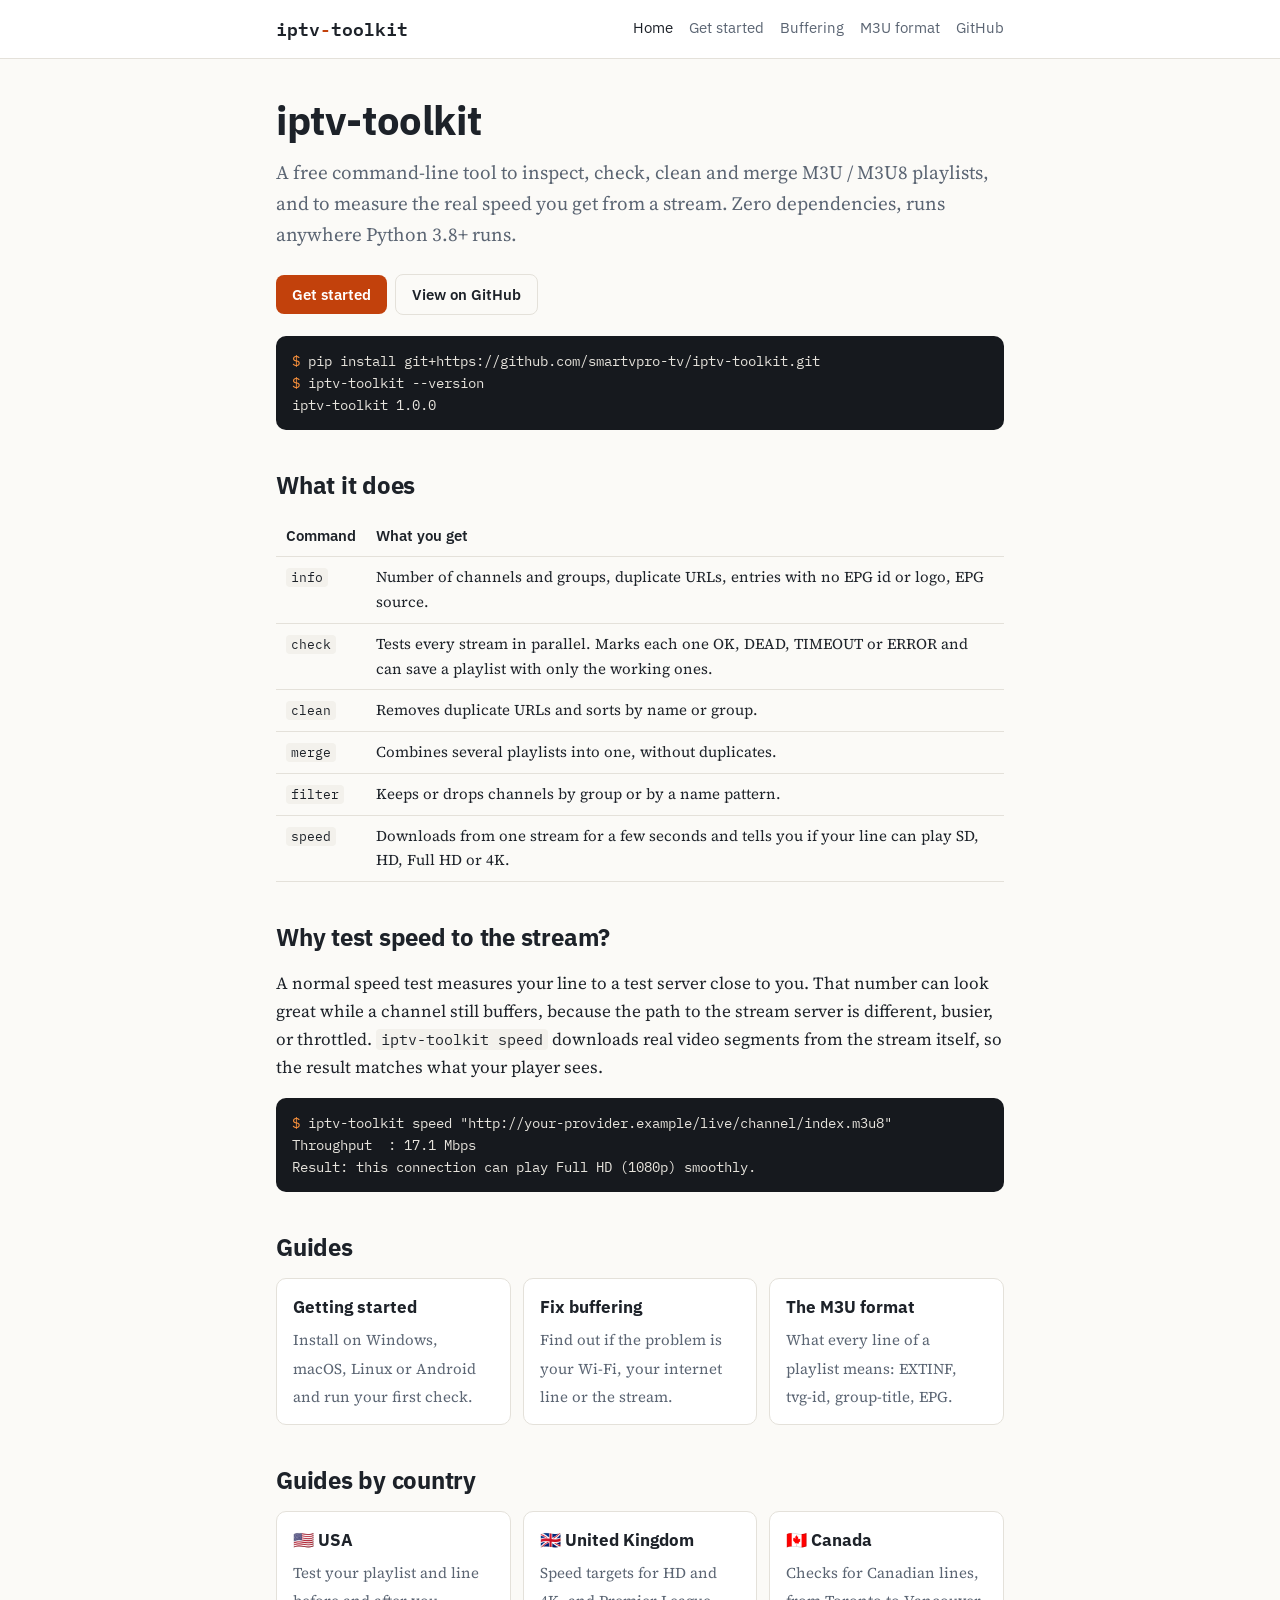
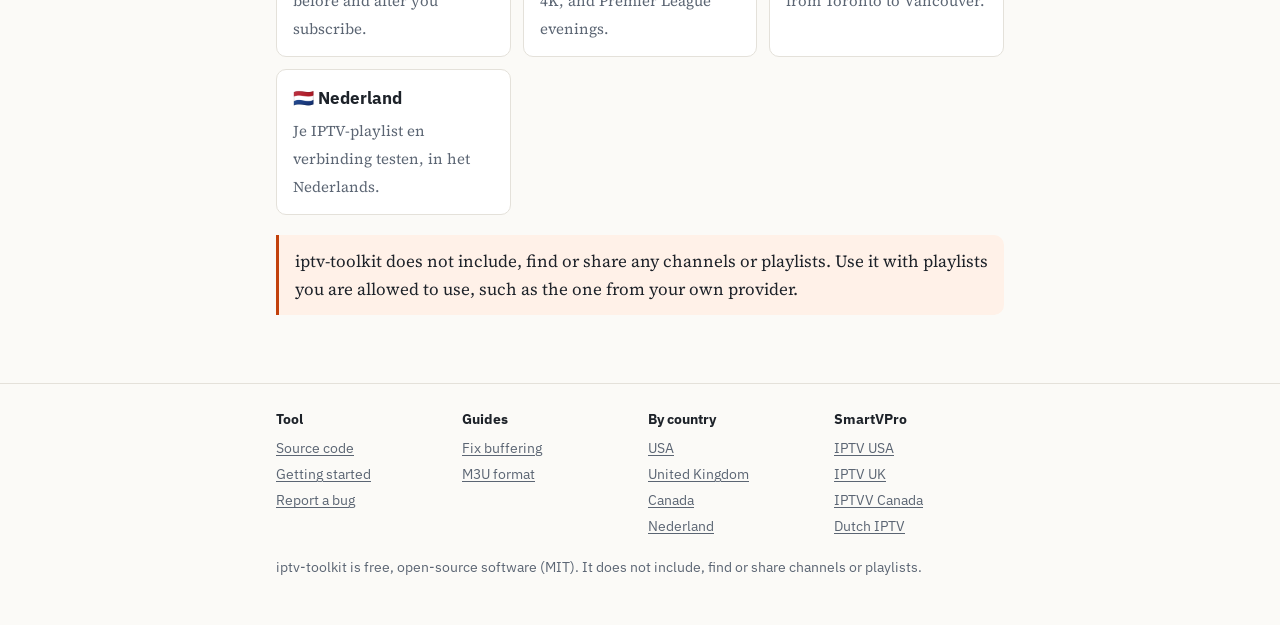
<file: docs/index.html>
<!doctype html>
<html lang="en">
<head>
<meta charset="utf-8">
<meta name="viewport" content="width=device-width, initial-scale=1">
<title>iptv-toolkit — check, clean and merge M3U playlists, test IPTV speed</title>
<meta name="description" content="Free open-source CLI to inspect, check, clean and merge M3U/M3U8 IPTV playlists and measure the real stream speed. Zero dependencies, Python 3.8+.">
<link rel="canonical" href="https://smartvpro-tv.github.io/iptv-toolkit/">
<meta property="og:type" content="website">
<meta property="og:title" content="iptv-toolkit — check, clean and merge M3U playlists, test IPTV speed">
<meta property="og:description" content="Free open-source CLI to inspect, check, clean and merge M3U/M3U8 IPTV playlists and measure the real stream speed. Zero dependencies, Python 3.8+.">
<meta property="og:url" content="https://smartvpro-tv.github.io/iptv-toolkit/">
<meta name="twitter:card" content="summary">
<link rel="preconnect" href="https://fonts.googleapis.com">
<link rel="preconnect" href="https://fonts.gstatic.com" crossorigin>
<link href="https://fonts.googleapis.com/css2?family=IBM+Plex+Mono:wght@400;600&family=IBM+Plex+Sans:wght@400;600&family=Source+Serif+4:opsz,wght@8..60,400;8..60,600&display=swap" rel="stylesheet">
<link rel="stylesheet" href="style.css">
<script type="application/ld+json">{"@context": "https://schema.org", "@type": "SoftwareApplication", "name": "iptv-toolkit", "applicationCategory": "UtilitiesApplication", "operatingSystem": "Windows, macOS, Linux, Android (Termux)", "softwareVersion": "1.0.0", "license": "https://opensource.org/licenses/MIT", "url": "https://smartvpro-tv.github.io/iptv-toolkit/", "downloadUrl": "https://github.com/smartvpro-tv/iptv-toolkit", "codeRepository": "https://github.com/smartvpro-tv/iptv-toolkit", "offers": {"@type": "Offer", "price": "0", "priceCurrency": "USD"}, "author": {"@type": "Organization", "name": "SmartVPro", "url": "https://smartvpro.com/"}}</script>
</head>
<body>
<header class="site"><div class="inner">
<a class="brand" href="index.html">iptv<span>-</span>toolkit</a>
<nav class="top"><a href="index.html" aria-current="page">Home</a><a href="guides/getting-started.html">Get started</a><a href="guides/buffering.html">Buffering</a><a href="guides/m3u-format.html">M3U format</a><a href="https://github.com/smartvpro-tv/iptv-toolkit">GitHub</a></nav>
</div></header>
<main>


<h1>iptv-toolkit</h1>
<p class="lede">A free command-line tool to inspect, check, clean and merge M3U&nbsp;/&nbsp;M3U8 playlists, and to measure the real speed you get from a stream. Zero dependencies, runs anywhere Python&nbsp;3.8+ runs.</p>
<p><a class="btn" href="guides/getting-started.html">Get started</a><a class="btn ghost" href="https://github.com/smartvpro-tv/iptv-toolkit">View on GitHub</a></p>
<pre><code><span class="prompt">$ </span>pip install git+https://github.com/smartvpro-tv/iptv-toolkit.git
<span class="prompt">$ </span>iptv-toolkit --version
iptv-toolkit 1.0.0</code></pre>
<h2>What it does</h2>
<table>
<tr><th>Command</th><th>What you get</th></tr>
<tr><td><code>info</code></td><td>Number of channels and groups, duplicate URLs, entries with no EPG id or logo, EPG source.</td></tr>
<tr><td><code>check</code></td><td>Tests every stream in parallel. Marks each one OK, DEAD, TIMEOUT or ERROR and can save a playlist with only the working ones.</td></tr>
<tr><td><code>clean</code></td><td>Removes duplicate URLs and sorts by name or group.</td></tr>
<tr><td><code>merge</code></td><td>Combines several playlists into one, without duplicates.</td></tr>
<tr><td><code>filter</code></td><td>Keeps or drops channels by group or by a name pattern.</td></tr>
<tr><td><code>speed</code></td><td>Downloads from one stream for a few seconds and tells you if your line can play SD, HD, Full HD or 4K.</td></tr>
</table>
<h2>Why test speed to the stream?</h2>
<p>A normal speed test measures your line to a test server close to you. That number can look great while a channel still buffers, because the path to the stream server is different, busier, or throttled. <code>iptv-toolkit speed</code> downloads real video segments from the stream itself, so the result matches what your player sees.</p>
<pre><code><span class="prompt">$ </span>iptv-toolkit speed "http://your-provider.example/live/channel/index.m3u8"
Throughput  : 17.1 Mbps
Result: this connection can play Full HD (1080p) smoothly.</code></pre>
<h2>Guides</h2>
<div class="cards">
<a class="card" href="guides/getting-started.html"><strong>Getting started</strong><span>Install on Windows, macOS, Linux or Android and run your first check.</span></a>
<a class="card" href="guides/buffering.html"><strong>Fix buffering</strong><span>Find out if the problem is your Wi-Fi, your internet line or the stream.</span></a>
<a class="card" href="guides/m3u-format.html"><strong>The M3U format</strong><span>What every line of a playlist means: EXTINF, tvg-id, group-title, EPG.</span></a>
</div>
<h2>Guides by country</h2>
<div class="cards">
<a class="card" href="usa.html"><strong>🇺🇸 USA</strong><span>Test your playlist and line before and after you subscribe.</span></a>
<a class="card" href="uk.html"><strong>🇬🇧 United Kingdom</strong><span>Speed targets for HD and 4K, and Premier League evenings.</span></a>
<a class="card" href="canada.html"><strong>🇨🇦 Canada</strong><span>Checks for Canadian lines, from Toronto to Vancouver.</span></a>
<a class="card" href="nederland.html"><strong>🇳🇱 Nederland</strong><span>Je IPTV-playlist en verbinding testen, in het Nederlands.</span></a>
</div>
<div class="callout">iptv-toolkit does not include, find or share any channels or playlists. Use it with playlists you are allowed to use, such as the one from your own provider.</div>

</main>
<footer class="site"><div class="inner">
<div class="cols">
<div><h4>Tool</h4><ul>
<li><a href="https://github.com/smartvpro-tv/iptv-toolkit">Source code</a></li>
<li><a href="guides/getting-started.html">Getting started</a></li>
<li><a href="https://github.com/smartvpro-tv/iptv-toolkit/issues">Report a bug</a></li>
</ul></div>
<div><h4>Guides</h4><ul>
<li><a href="guides/buffering.html">Fix buffering</a></li>
<li><a href="guides/m3u-format.html">M3U format</a></li>
</ul></div>
<div><h4>By country</h4><ul>
<li><a href="usa.html">USA</a></li>
<li><a href="uk.html">United Kingdom</a></li>
<li><a href="canada.html">Canada</a></li>
<li><a href="nederland.html">Nederland</a></li>
</ul></div>
<div><h4>SmartVPro</h4><ul>
<li><a href="https://smartvpro.com/">IPTV USA</a></li>
<li><a href="https://smartvpro.co.uk/iptv-uk/">IPTV UK</a></li>
<li><a href="https://iptvv-ca.ca/">IPTVV Canada</a></li>
<li><a href="https://dutchiptvnl.net/">Dutch IPTV</a></li>
</ul></div>
</div>
<p>iptv-toolkit is free, open-source software (MIT). It does not include, find or share channels or playlists.</p>
</div></footer>
</body>
</html>
</file>
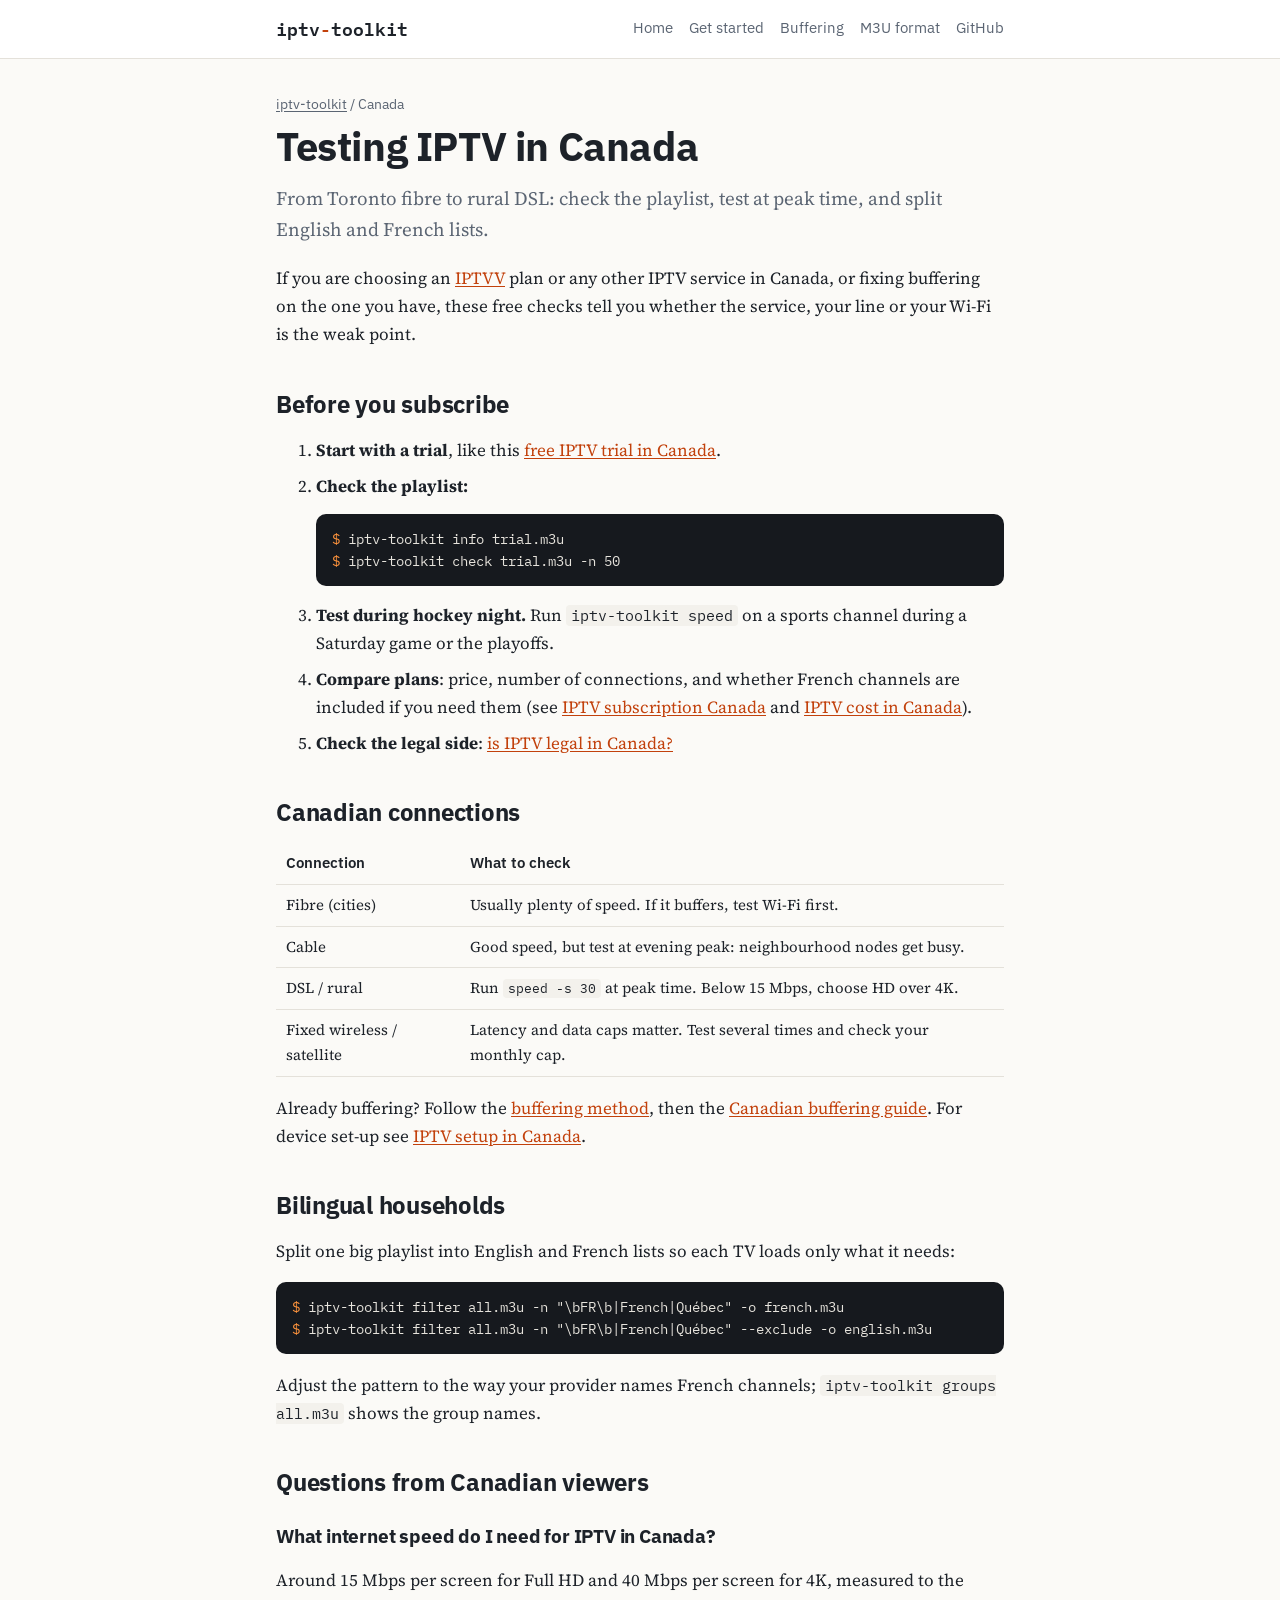
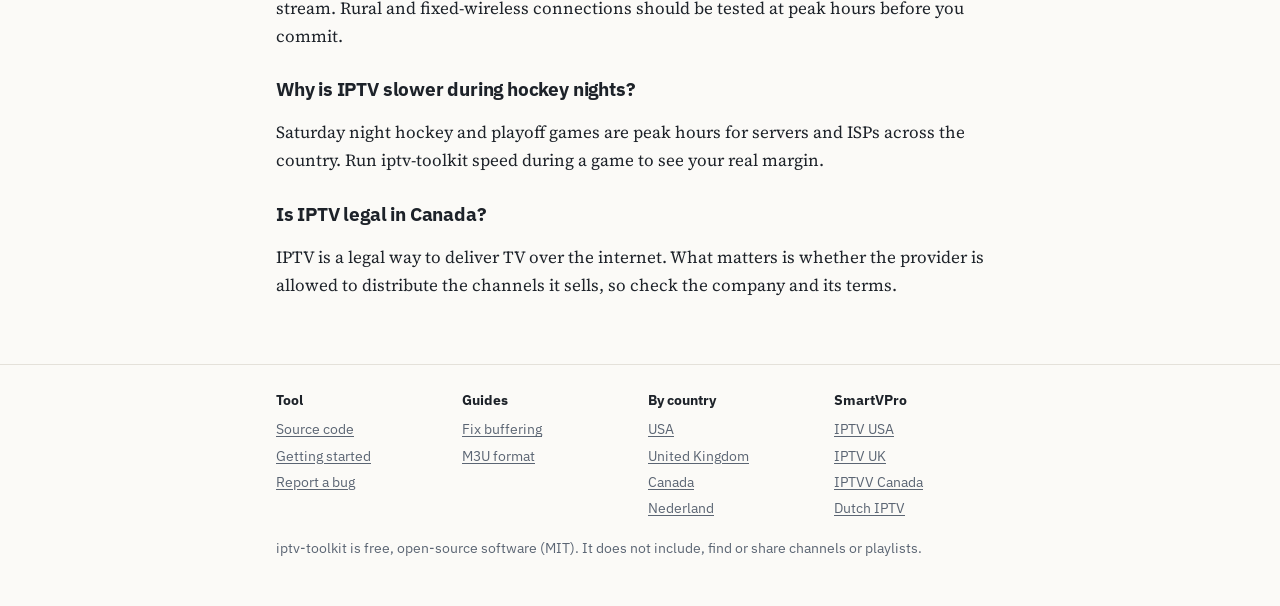
<file: docs/canada.html>
<!doctype html>
<html lang="en-CA">
<head>
<meta charset="utf-8">
<meta name="viewport" content="width=device-width, initial-scale=1">
<title>IPTV Canada: test your playlist and line before you subscribe | iptv-toolkit</title>
<meta name="description" content="Free checks for IPTV in Canada: test the playlist, measure the real speed to the stream during hockey night, and what fibre, cable and rural lines can handle.">
<link rel="canonical" href="https://smartvpro-tv.github.io/iptv-toolkit/canada.html">
<meta property="og:type" content="article">
<meta property="og:title" content="IPTV Canada: test your playlist and line before you subscribe | iptv-toolkit">
<meta property="og:description" content="Free checks for IPTV in Canada: test the playlist, measure the real speed to the stream during hockey night, and what fibre, cable and rural lines can handle.">
<meta property="og:url" content="https://smartvpro-tv.github.io/iptv-toolkit/canada.html">
<meta name="twitter:card" content="summary">
<link rel="preconnect" href="https://fonts.googleapis.com">
<link rel="preconnect" href="https://fonts.gstatic.com" crossorigin>
<link href="https://fonts.googleapis.com/css2?family=IBM+Plex+Mono:wght@400;600&family=IBM+Plex+Sans:wght@400;600&family=Source+Serif+4:opsz,wght@8..60,400;8..60,600&display=swap" rel="stylesheet">
<link rel="stylesheet" href="style.css">
<script type="application/ld+json">{"@context": "https://schema.org", "@type": "BreadcrumbList", "itemListElement": [{"@type": "ListItem", "position": 1, "name": "iptv-toolkit", "item": "https://smartvpro-tv.github.io/iptv-toolkit/"}, {"@type": "ListItem", "position": 2, "name": "Canada", "item": "https://smartvpro-tv.github.io/iptv-toolkit/canada.html"}]}</script>
<script type="application/ld+json">{"@context": "https://schema.org", "@type": "TechArticle", "headline": "IPTV Canada: test your playlist and line before you subscribe | iptv-toolkit", "description": "Free checks for IPTV in Canada: test the playlist, measure the real speed to the stream during hockey night, and what fibre, cable and rural lines can handle.", "inLanguage": "en-CA", "datePublished": "2026-11-07", "dateModified": "2026-11-07", "url": "https://smartvpro-tv.github.io/iptv-toolkit/canada.html", "author": {"@type": "Organization", "name": "SmartVPro", "url": "https://smartvpro.com/"}, "publisher": {"@type": "Organization", "name": "SmartVPro", "url": "https://smartvpro.com/"}, "about": {"@type": "SoftwareApplication", "name": "iptv-toolkit", "url": "https://smartvpro-tv.github.io/iptv-toolkit/"}}</script>
</head>
<body>
<header class="site"><div class="inner">
<a class="brand" href="index.html">iptv<span>-</span>toolkit</a>
<nav class="top"><a href="index.html">Home</a><a href="guides/getting-started.html">Get started</a><a href="guides/buffering.html">Buffering</a><a href="guides/m3u-format.html">M3U format</a><a href="https://github.com/smartvpro-tv/iptv-toolkit">GitHub</a></nav>
</div></header>
<main>
<div class="crumbs"><a href="index.html">iptv-toolkit</a> / Canada</div>
<h1>Testing IPTV in Canada</h1>
<p class="lede">From Toronto fibre to rural DSL: check the playlist, test at peak time, and split English and French lists.</p>

<p>If you are choosing an <a href="https://iptvv-ca.ca/">IPTVV</a> plan or any other IPTV service in Canada, or fixing buffering on the one you have, these free checks tell you whether the service, your line or your Wi-Fi is the weak point.</p>
<h2>Before you subscribe</h2>
<ol class="steps">
<li><strong>Start with a trial</strong>, like this <a href="https://iptvv-ca.ca/iptv-free-trial-canada/">free IPTV trial in Canada</a>.</li>
<li><strong>Check the playlist:</strong>
<pre><code><span class="prompt">$ </span>iptv-toolkit info trial.m3u
<span class="prompt">$ </span>iptv-toolkit check trial.m3u -n 50</code></pre>
</li>
<li><strong>Test during hockey night.</strong> Run <code>iptv-toolkit speed</code> on a sports channel during a Saturday game or the playoffs.</li>
<li><strong>Compare plans</strong>: price, number of connections, and whether French channels are included if you need them (see <a href="https://iptvv-ca.ca/iptv-subscription-canada/">IPTV subscription Canada</a> and <a href="https://iptvv-ca.ca/iptv-cost-canada/">IPTV cost in Canada</a>).</li>
<li><strong>Check the legal side</strong>: <a href="https://iptvv-ca.ca/is-iptv-legal-in-canada/">is IPTV legal in Canada?</a></li>
</ol>
<h2>Canadian connections</h2>
<table>
<tr><th>Connection</th><th>What to check</th></tr>
<tr><td>Fibre (cities)</td><td>Usually plenty of speed. If it buffers, test Wi-Fi first.</td></tr>
<tr><td>Cable</td><td>Good speed, but test at evening peak: neighbourhood nodes get busy.</td></tr>
<tr><td>DSL / rural</td><td>Run <code>speed -s 30</code> at peak time. Below 15 Mbps, choose HD over 4K.</td></tr>
<tr><td>Fixed wireless / satellite</td><td>Latency and data caps matter. Test several times and check your monthly cap.</td></tr>
</table>
<p>Already buffering? Follow the <a href="guides/buffering.html">buffering method</a>, then the <a href="https://iptvv-ca.ca/iptv-buffering-canada/">Canadian buffering guide</a>. For device set-up see <a href="https://iptvv-ca.ca/iptv-setup-canada/">IPTV setup in Canada</a>.</p>
<h2>Bilingual households</h2>
<p>Split one big playlist into English and French lists so each TV loads only what it needs:</p>
<pre><code><span class="prompt">$ </span>iptv-toolkit filter all.m3u -n "\bFR\b|French|Québec" -o french.m3u
<span class="prompt">$ </span>iptv-toolkit filter all.m3u -n "\bFR\b|French|Québec" --exclude -o english.m3u</code></pre>
<p>Adjust the pattern to the way your provider names French channels; <code>iptv-toolkit groups all.m3u</code> shows the group names.</p>

<h2>Questions from Canadian viewers</h2>
<h3>What internet speed do I need for IPTV in Canada?</h3><p>Around 15 Mbps per screen for Full HD and 40 Mbps per screen for 4K, measured to the stream. Rural and fixed-wireless connections should be tested at peak hours before you commit.</p>
<h3>Why is IPTV slower during hockey nights?</h3><p>Saturday night hockey and playoff games are peak hours for servers and ISPs across the country. Run iptv-toolkit speed during a game to see your real margin.</p>
<h3>Is IPTV legal in Canada?</h3><p>IPTV is a legal way to deliver TV over the internet. What matters is whether the provider is allowed to distribute the channels it sells, so check the company and its terms.</p>
<script type="application/ld+json">{"@context": "https://schema.org", "@type": "FAQPage", "mainEntity": [{"@type": "Question", "name": "What internet speed do I need for IPTV in Canada?", "acceptedAnswer": {"@type": "Answer", "text": "Around 15 Mbps per screen for Full HD and 40 Mbps per screen for 4K, measured to the stream. Rural and fixed-wireless connections should be tested at peak hours before you commit."}}, {"@type": "Question", "name": "Why is IPTV slower during hockey nights?", "acceptedAnswer": {"@type": "Answer", "text": "Saturday night hockey and playoff games are peak hours for servers and ISPs across the country. Run iptv-toolkit speed during a game to see your real margin."}}, {"@type": "Question", "name": "Is IPTV legal in Canada?", "acceptedAnswer": {"@type": "Answer", "text": "IPTV is a legal way to deliver TV over the internet. What matters is whether the provider is allowed to distribute the channels it sells, so check the company and its terms."}}]}</script>
</main>
<footer class="site"><div class="inner">
<div class="cols">
<div><h4>Tool</h4><ul>
<li><a href="https://github.com/smartvpro-tv/iptv-toolkit">Source code</a></li>
<li><a href="guides/getting-started.html">Getting started</a></li>
<li><a href="https://github.com/smartvpro-tv/iptv-toolkit/issues">Report a bug</a></li>
</ul></div>
<div><h4>Guides</h4><ul>
<li><a href="guides/buffering.html">Fix buffering</a></li>
<li><a href="guides/m3u-format.html">M3U format</a></li>
</ul></div>
<div><h4>By country</h4><ul>
<li><a href="usa.html">USA</a></li>
<li><a href="uk.html">United Kingdom</a></li>
<li><a href="canada.html">Canada</a></li>
<li><a href="nederland.html">Nederland</a></li>
</ul></div>
<div><h4>SmartVPro</h4><ul>
<li><a href="https://smartvpro.com/">IPTV USA</a></li>
<li><a href="https://smartvpro.co.uk/iptv-uk/">IPTV UK</a></li>
<li><a href="https://iptvv-ca.ca/">IPTVV Canada</a></li>
<li><a href="https://dutchiptvnl.net/">Dutch IPTV</a></li>
</ul></div>
</div>
<p>iptv-toolkit is free, open-source software (MIT). It does not include, find or share channels or playlists.</p>
</div></footer>
</body>
</html>
</file>
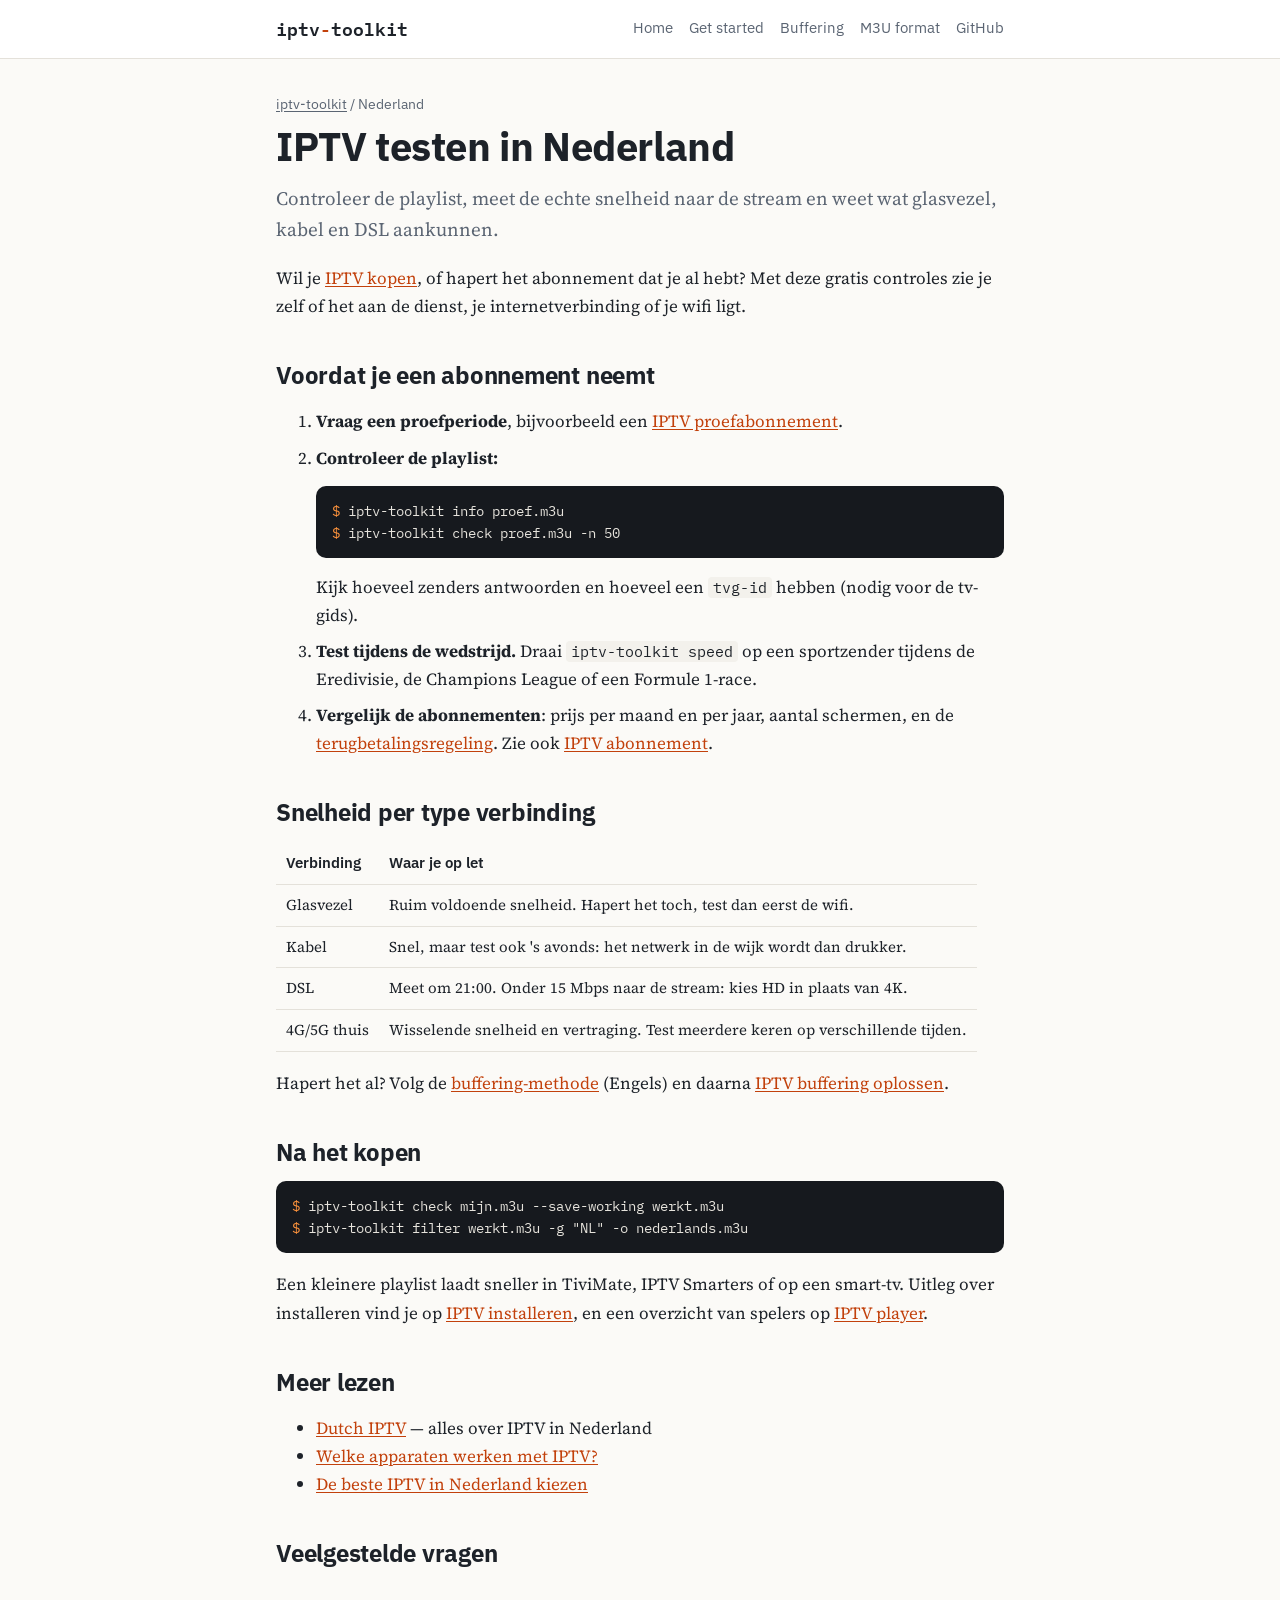
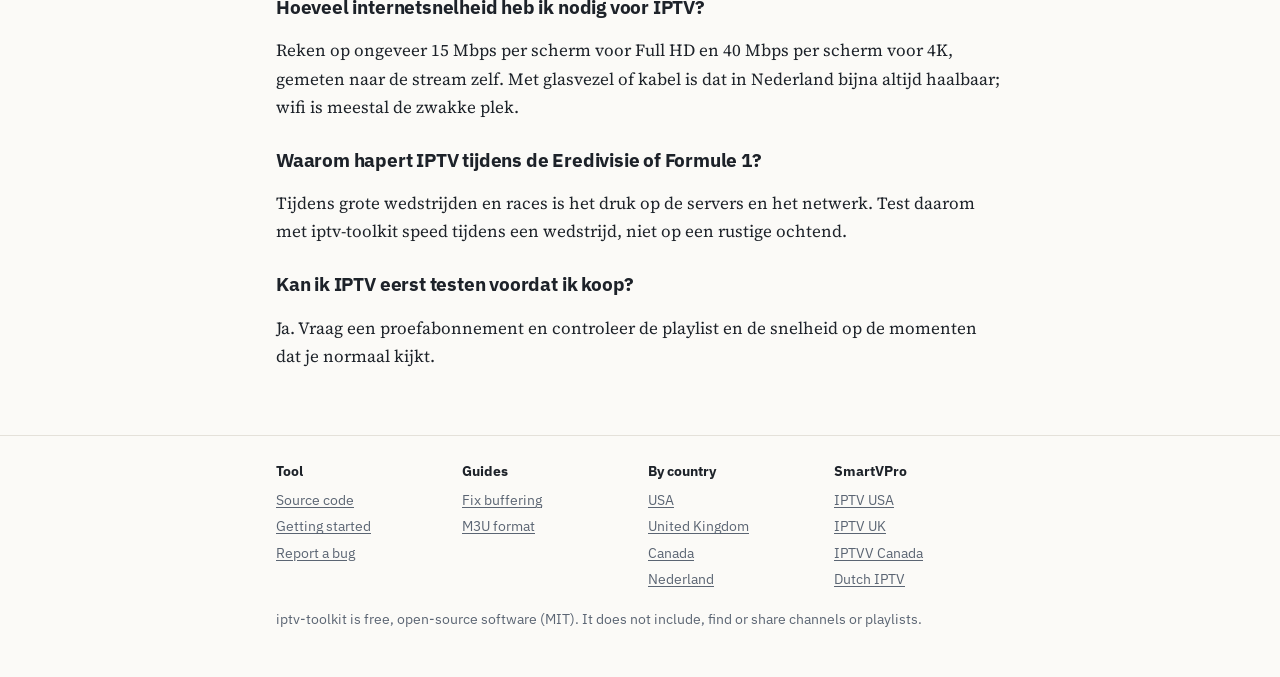
<file: docs/nederland.html>
<!doctype html>
<html lang="nl-NL">
<head>
<meta charset="utf-8">
<meta name="viewport" content="width=device-width, initial-scale=1">
<title>IPTV kopen? Test eerst je playlist en verbinding | iptv-toolkit</title>
<meta name="description" content="Gratis controles voordat je IPTV koopt: test de playlist, meet de echte snelheid naar de stream tijdens de Eredivisie en weet wat je verbinding aankan.">
<link rel="canonical" href="https://smartvpro-tv.github.io/iptv-toolkit/nederland.html">
<meta property="og:type" content="article">
<meta property="og:title" content="IPTV kopen? Test eerst je playlist en verbinding | iptv-toolkit">
<meta property="og:description" content="Gratis controles voordat je IPTV koopt: test de playlist, meet de echte snelheid naar de stream tijdens de Eredivisie en weet wat je verbinding aankan.">
<meta property="og:url" content="https://smartvpro-tv.github.io/iptv-toolkit/nederland.html">
<meta name="twitter:card" content="summary">
<link rel="preconnect" href="https://fonts.googleapis.com">
<link rel="preconnect" href="https://fonts.gstatic.com" crossorigin>
<link href="https://fonts.googleapis.com/css2?family=IBM+Plex+Mono:wght@400;600&family=IBM+Plex+Sans:wght@400;600&family=Source+Serif+4:opsz,wght@8..60,400;8..60,600&display=swap" rel="stylesheet">
<link rel="stylesheet" href="style.css">
<script type="application/ld+json">{"@context": "https://schema.org", "@type": "BreadcrumbList", "itemListElement": [{"@type": "ListItem", "position": 1, "name": "iptv-toolkit", "item": "https://smartvpro-tv.github.io/iptv-toolkit/"}, {"@type": "ListItem", "position": 2, "name": "Nederland", "item": "https://smartvpro-tv.github.io/iptv-toolkit/nederland.html"}]}</script>
<script type="application/ld+json">{"@context": "https://schema.org", "@type": "TechArticle", "headline": "IPTV kopen? Test eerst je playlist en verbinding | iptv-toolkit", "description": "Gratis controles voordat je IPTV koopt: test de playlist, meet de echte snelheid naar de stream tijdens de Eredivisie en weet wat je verbinding aankan.", "inLanguage": "nl-NL", "datePublished": "2026-11-07", "dateModified": "2026-11-07", "url": "https://smartvpro-tv.github.io/iptv-toolkit/nederland.html", "author": {"@type": "Organization", "name": "SmartVPro", "url": "https://smartvpro.com/"}, "publisher": {"@type": "Organization", "name": "SmartVPro", "url": "https://smartvpro.com/"}, "about": {"@type": "SoftwareApplication", "name": "iptv-toolkit", "url": "https://smartvpro-tv.github.io/iptv-toolkit/"}}</script>
</head>
<body>
<header class="site"><div class="inner">
<a class="brand" href="index.html">iptv<span>-</span>toolkit</a>
<nav class="top"><a href="index.html">Home</a><a href="guides/getting-started.html">Get started</a><a href="guides/buffering.html">Buffering</a><a href="guides/m3u-format.html">M3U format</a><a href="https://github.com/smartvpro-tv/iptv-toolkit">GitHub</a></nav>
</div></header>
<main>
<div class="crumbs"><a href="index.html">iptv-toolkit</a> / Nederland</div>
<h1>IPTV testen in Nederland</h1>
<p class="lede">Controleer de playlist, meet de echte snelheid naar de stream en weet wat glasvezel, kabel en DSL aankunnen.</p>

<p>Wil je <a href="https://dutchiptvnl.net/iptv-kopen/">IPTV kopen</a>, of hapert het abonnement dat je al hebt? Met deze gratis controles zie je zelf of het aan de dienst, je internetverbinding of je wifi ligt.</p>
<h2>Voordat je een abonnement neemt</h2>
<ol class="steps">
<li><strong>Vraag een proefperiode</strong>, bijvoorbeeld een <a href="https://dutchiptvnl.net/iptv-proefabonnement/">IPTV proefabonnement</a>.</li>
<li><strong>Controleer de playlist:</strong>
<pre><code><span class="prompt">$ </span>iptv-toolkit info proef.m3u
<span class="prompt">$ </span>iptv-toolkit check proef.m3u -n 50</code></pre>
Kijk hoeveel zenders antwoorden en hoeveel een <code>tvg-id</code> hebben (nodig voor de tv-gids).</li>
<li><strong>Test tijdens de wedstrijd.</strong> Draai <code>iptv-toolkit speed</code> op een sportzender tijdens de Eredivisie, de Champions League of een Formule 1-race.</li>
<li><strong>Vergelijk de abonnementen</strong>: prijs per maand en per jaar, aantal schermen, en de <a href="https://dutchiptvnl.net/terugbetalingsbeleid/">terugbetalingsregeling</a>. Zie ook <a href="https://dutchiptvnl.net/iptv-abonnement/">IPTV abonnement</a>.</li>
</ol>
<h2>Snelheid per type verbinding</h2>
<table>
<tr><th>Verbinding</th><th>Waar je op let</th></tr>
<tr><td>Glasvezel</td><td>Ruim voldoende snelheid. Hapert het toch, test dan eerst de wifi.</td></tr>
<tr><td>Kabel</td><td>Snel, maar test ook 's avonds: het netwerk in de wijk wordt dan drukker.</td></tr>
<tr><td>DSL</td><td>Meet om 21:00. Onder 15 Mbps naar de stream: kies HD in plaats van 4K.</td></tr>
<tr><td>4G/5G thuis</td><td>Wisselende snelheid en vertraging. Test meerdere keren op verschillende tijden.</td></tr>
</table>
<p>Hapert het al? Volg de <a href="guides/buffering.html">buffering-methode</a> (Engels) en daarna <a href="https://dutchiptvnl.net/iptv-buffering/">IPTV buffering oplossen</a>.</p>
<h2>Na het kopen</h2>
<pre><code><span class="prompt">$ </span>iptv-toolkit check mijn.m3u --save-working werkt.m3u
<span class="prompt">$ </span>iptv-toolkit filter werkt.m3u -g "NL" -o nederlands.m3u</code></pre>
<p>Een kleinere playlist laadt sneller in TiviMate, IPTV Smarters of op een smart-tv. Uitleg over installeren vind je op <a href="https://dutchiptvnl.net/iptv-installeren/">IPTV installeren</a>, en een overzicht van spelers op <a href="https://dutchiptvnl.net/iptv-player/">IPTV player</a>.</p>
<h2>Meer lezen</h2>
<ul>
<li><a href="https://dutchiptvnl.net/">Dutch IPTV</a> — alles over IPTV in Nederland</li>
<li><a href="https://dutchiptvnl.net/iptv-apparaten/">Welke apparaten werken met IPTV?</a></li>
<li><a href="https://dutchiptvnl.net/beste-iptv-nederland/">De beste IPTV in Nederland kiezen</a></li>
</ul>

<h2>Veelgestelde vragen</h2>
<h3>Hoeveel internetsnelheid heb ik nodig voor IPTV?</h3><p>Reken op ongeveer 15 Mbps per scherm voor Full HD en 40 Mbps per scherm voor 4K, gemeten naar de stream zelf. Met glasvezel of kabel is dat in Nederland bijna altijd haalbaar; wifi is meestal de zwakke plek.</p>
<h3>Waarom hapert IPTV tijdens de Eredivisie of Formule 1?</h3><p>Tijdens grote wedstrijden en races is het druk op de servers en het netwerk. Test daarom met iptv-toolkit speed tijdens een wedstrijd, niet op een rustige ochtend.</p>
<h3>Kan ik IPTV eerst testen voordat ik koop?</h3><p>Ja. Vraag een proefabonnement en controleer de playlist en de snelheid op de momenten dat je normaal kijkt.</p>
<script type="application/ld+json">{"@context": "https://schema.org", "@type": "FAQPage", "mainEntity": [{"@type": "Question", "name": "Hoeveel internetsnelheid heb ik nodig voor IPTV?", "acceptedAnswer": {"@type": "Answer", "text": "Reken op ongeveer 15 Mbps per scherm voor Full HD en 40 Mbps per scherm voor 4K, gemeten naar de stream zelf. Met glasvezel of kabel is dat in Nederland bijna altijd haalbaar; wifi is meestal de zwakke plek."}}, {"@type": "Question", "name": "Waarom hapert IPTV tijdens de Eredivisie of Formule 1?", "acceptedAnswer": {"@type": "Answer", "text": "Tijdens grote wedstrijden en races is het druk op de servers en het netwerk. Test daarom met iptv-toolkit speed tijdens een wedstrijd, niet op een rustige ochtend."}}, {"@type": "Question", "name": "Kan ik IPTV eerst testen voordat ik koop?", "acceptedAnswer": {"@type": "Answer", "text": "Ja. Vraag een proefabonnement en controleer de playlist en de snelheid op de momenten dat je normaal kijkt."}}]}</script>
</main>
<footer class="site"><div class="inner">
<div class="cols">
<div><h4>Tool</h4><ul>
<li><a href="https://github.com/smartvpro-tv/iptv-toolkit">Source code</a></li>
<li><a href="guides/getting-started.html">Getting started</a></li>
<li><a href="https://github.com/smartvpro-tv/iptv-toolkit/issues">Report a bug</a></li>
</ul></div>
<div><h4>Guides</h4><ul>
<li><a href="guides/buffering.html">Fix buffering</a></li>
<li><a href="guides/m3u-format.html">M3U format</a></li>
</ul></div>
<div><h4>By country</h4><ul>
<li><a href="usa.html">USA</a></li>
<li><a href="uk.html">United Kingdom</a></li>
<li><a href="canada.html">Canada</a></li>
<li><a href="nederland.html">Nederland</a></li>
</ul></div>
<div><h4>SmartVPro</h4><ul>
<li><a href="https://smartvpro.com/">IPTV USA</a></li>
<li><a href="https://smartvpro.co.uk/iptv-uk/">IPTV UK</a></li>
<li><a href="https://iptvv-ca.ca/">IPTVV Canada</a></li>
<li><a href="https://dutchiptvnl.net/">Dutch IPTV</a></li>
</ul></div>
</div>
<p>iptv-toolkit is free, open-source software (MIT). It does not include, find or share channels or playlists.</p>
</div></footer>
</body>
</html>
</file>
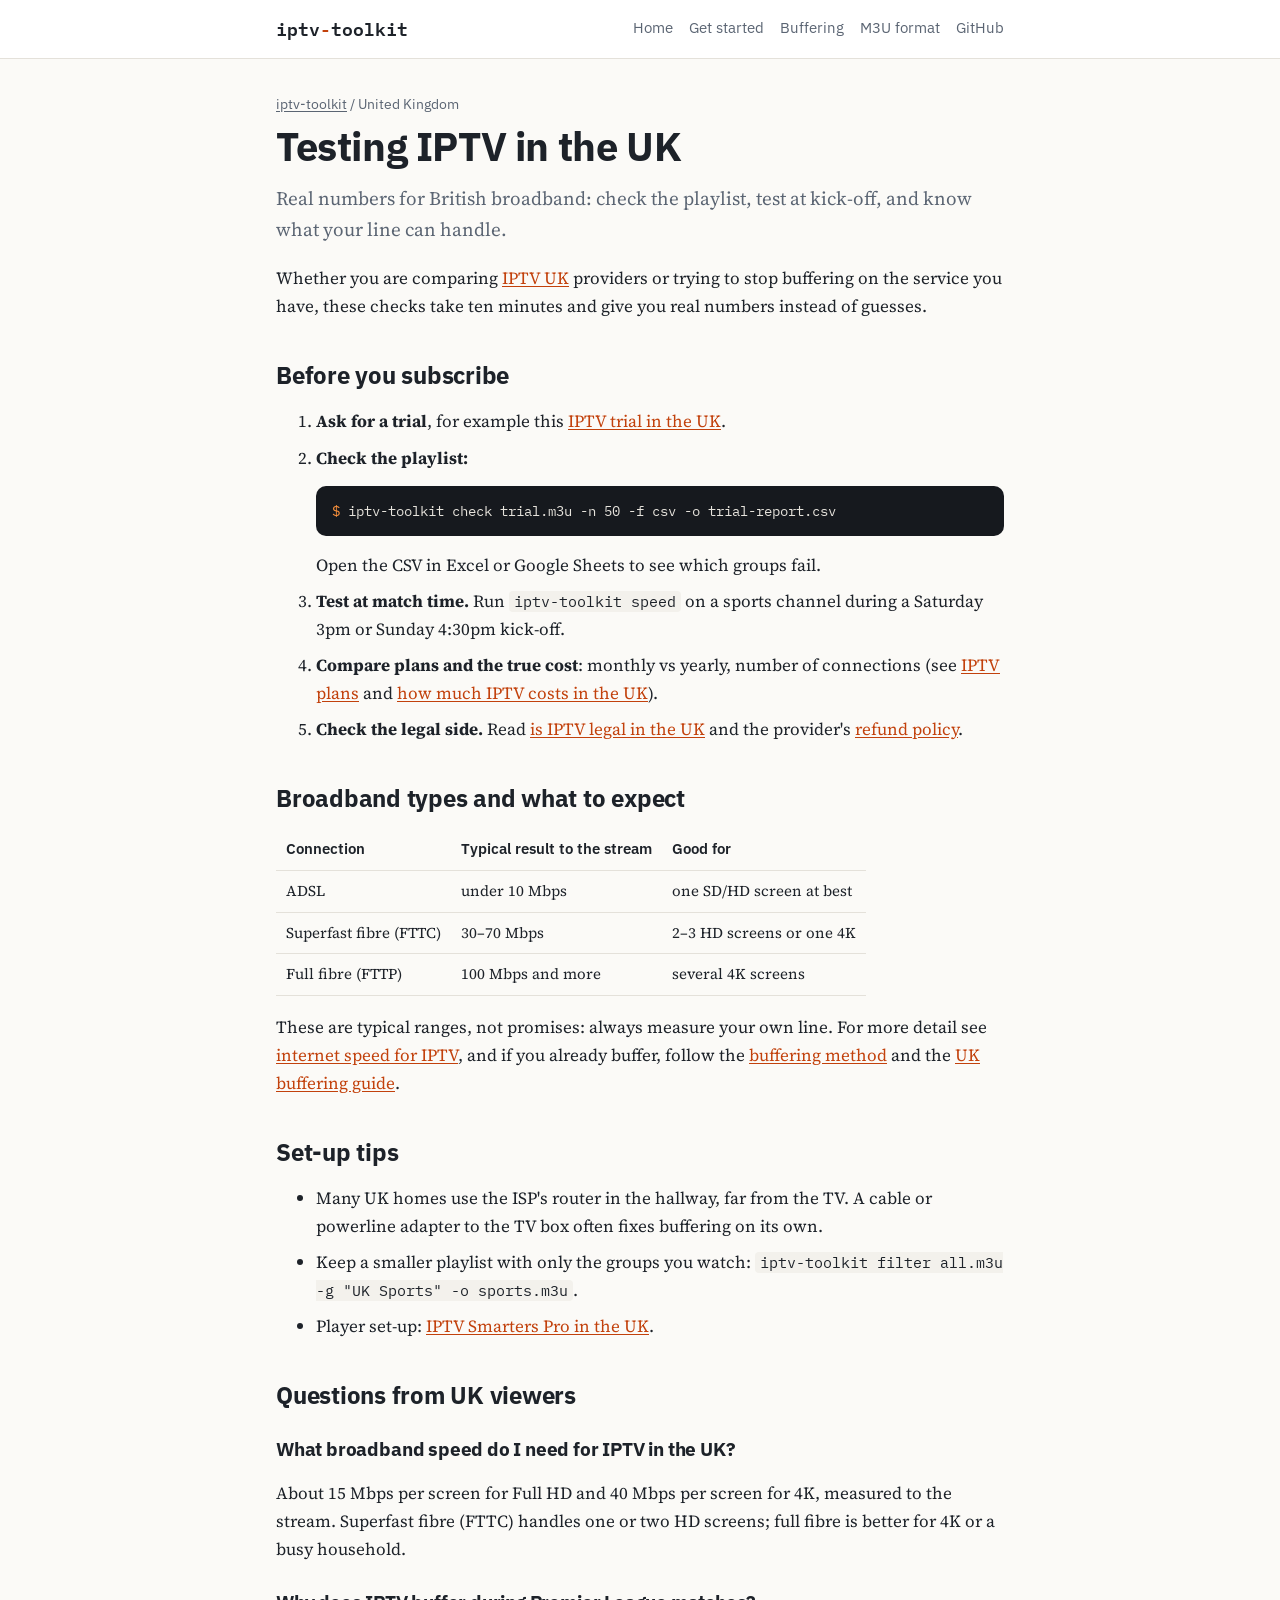
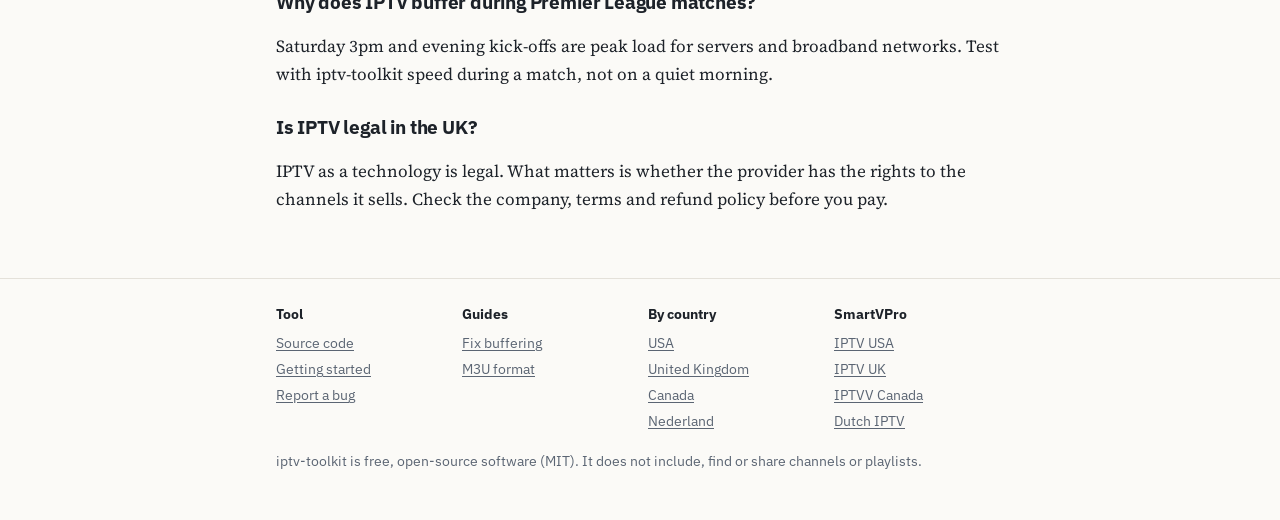
<file: docs/uk.html>
<!doctype html>
<html lang="en-GB">
<head>
<meta charset="utf-8">
<meta name="viewport" content="width=device-width, initial-scale=1">
<title>IPTV UK: check your playlist and broadband before you subscribe | iptv-toolkit</title>
<meta name="description" content="Free checks for IPTV in the UK: test the playlist, measure real speed to the stream at match time, and what ADSL, FTTC and full fibre can handle.">
<link rel="canonical" href="https://smartvpro-tv.github.io/iptv-toolkit/uk.html">
<meta property="og:type" content="article">
<meta property="og:title" content="IPTV UK: check your playlist and broadband before you subscribe | iptv-toolkit">
<meta property="og:description" content="Free checks for IPTV in the UK: test the playlist, measure real speed to the stream at match time, and what ADSL, FTTC and full fibre can handle.">
<meta property="og:url" content="https://smartvpro-tv.github.io/iptv-toolkit/uk.html">
<meta name="twitter:card" content="summary">
<link rel="preconnect" href="https://fonts.googleapis.com">
<link rel="preconnect" href="https://fonts.gstatic.com" crossorigin>
<link href="https://fonts.googleapis.com/css2?family=IBM+Plex+Mono:wght@400;600&family=IBM+Plex+Sans:wght@400;600&family=Source+Serif+4:opsz,wght@8..60,400;8..60,600&display=swap" rel="stylesheet">
<link rel="stylesheet" href="style.css">
<script type="application/ld+json">{"@context": "https://schema.org", "@type": "BreadcrumbList", "itemListElement": [{"@type": "ListItem", "position": 1, "name": "iptv-toolkit", "item": "https://smartvpro-tv.github.io/iptv-toolkit/"}, {"@type": "ListItem", "position": 2, "name": "United Kingdom", "item": "https://smartvpro-tv.github.io/iptv-toolkit/uk.html"}]}</script>
<script type="application/ld+json">{"@context": "https://schema.org", "@type": "TechArticle", "headline": "IPTV UK: check your playlist and broadband before you subscribe | iptv-toolkit", "description": "Free checks for IPTV in the UK: test the playlist, measure real speed to the stream at match time, and what ADSL, FTTC and full fibre can handle.", "inLanguage": "en-GB", "datePublished": "2026-11-07", "dateModified": "2026-11-07", "url": "https://smartvpro-tv.github.io/iptv-toolkit/uk.html", "author": {"@type": "Organization", "name": "SmartVPro", "url": "https://smartvpro.com/"}, "publisher": {"@type": "Organization", "name": "SmartVPro", "url": "https://smartvpro.com/"}, "about": {"@type": "SoftwareApplication", "name": "iptv-toolkit", "url": "https://smartvpro-tv.github.io/iptv-toolkit/"}}</script>
</head>
<body>
<header class="site"><div class="inner">
<a class="brand" href="index.html">iptv<span>-</span>toolkit</a>
<nav class="top"><a href="index.html">Home</a><a href="guides/getting-started.html">Get started</a><a href="guides/buffering.html">Buffering</a><a href="guides/m3u-format.html">M3U format</a><a href="https://github.com/smartvpro-tv/iptv-toolkit">GitHub</a></nav>
</div></header>
<main>
<div class="crumbs"><a href="index.html">iptv-toolkit</a> / United Kingdom</div>
<h1>Testing IPTV in the UK</h1>
<p class="lede">Real numbers for British broadband: check the playlist, test at kick-off, and know what your line can handle.</p>

<p>Whether you are comparing <a href="https://smartvpro.co.uk/iptv-uk/">IPTV UK</a> providers or trying to stop buffering on the service you have, these checks take ten minutes and give you real numbers instead of guesses.</p>
<h2>Before you subscribe</h2>
<ol class="steps">
<li><strong>Ask for a trial</strong>, for example this <a href="https://smartvpro.co.uk/iptv-trial-uk/">IPTV trial in the UK</a>.</li>
<li><strong>Check the playlist:</strong>
<pre><code><span class="prompt">$ </span>iptv-toolkit check trial.m3u -n 50 -f csv -o trial-report.csv</code></pre>
Open the CSV in Excel or Google Sheets to see which groups fail.</li>
<li><strong>Test at match time.</strong> Run <code>iptv-toolkit speed</code> on a sports channel during a Saturday 3pm or Sunday 4:30pm kick-off.</li>
<li><strong>Compare plans and the true cost</strong>: monthly vs yearly, number of connections (see <a href="https://smartvpro.co.uk/iptv-plans/">IPTV plans</a> and <a href="https://smartvpro.co.uk/iptv-cost-uk/">how much IPTV costs in the UK</a>).</li>
<li><strong>Check the legal side.</strong> Read <a href="https://smartvpro.co.uk/is-iptv-legal-uk/">is IPTV legal in the UK</a> and the provider's <a href="https://smartvpro.co.uk/refund-policy/">refund policy</a>.</li>
</ol>
<h2>Broadband types and what to expect</h2>
<table>
<tr><th>Connection</th><th>Typical result to the stream</th><th>Good for</th></tr>
<tr><td>ADSL</td><td>under 10 Mbps</td><td>one SD/HD screen at best</td></tr>
<tr><td>Superfast fibre (FTTC)</td><td>30–70 Mbps</td><td>2–3 HD screens or one 4K</td></tr>
<tr><td>Full fibre (FTTP)</td><td>100 Mbps and more</td><td>several 4K screens</td></tr>
</table>
<p>These are typical ranges, not promises: always measure your own line. For more detail see <a href="https://smartvpro.co.uk/internet-speed-for-iptv/">internet speed for IPTV</a>, and if you already buffer, follow the <a href="guides/buffering.html">buffering method</a> and the <a href="https://smartvpro.co.uk/iptv-buffering-uk/">UK buffering guide</a>.</p>
<h2>Set-up tips</h2>
<ul class="check">
<li>Many UK homes use the ISP's router in the hallway, far from the TV. A cable or powerline adapter to the TV box often fixes buffering on its own.</li>
<li>Keep a smaller playlist with only the groups you watch: <code>iptv-toolkit filter all.m3u -g "UK Sports" -o sports.m3u</code>.</li>
<li>Player set-up: <a href="https://smartvpro.co.uk/iptv-smarters-pro-uk/">IPTV Smarters Pro in the UK</a>.</li>
</ul>

<h2>Questions from UK viewers</h2>
<h3>What broadband speed do I need for IPTV in the UK?</h3><p>About 15 Mbps per screen for Full HD and 40 Mbps per screen for 4K, measured to the stream. Superfast fibre (FTTC) handles one or two HD screens; full fibre is better for 4K or a busy household.</p>
<h3>Why does IPTV buffer during Premier League matches?</h3><p>Saturday 3pm and evening kick-offs are peak load for servers and broadband networks. Test with iptv-toolkit speed during a match, not on a quiet morning.</p>
<h3>Is IPTV legal in the UK?</h3><p>IPTV as a technology is legal. What matters is whether the provider has the rights to the channels it sells. Check the company, terms and refund policy before you pay.</p>
<script type="application/ld+json">{"@context": "https://schema.org", "@type": "FAQPage", "mainEntity": [{"@type": "Question", "name": "What broadband speed do I need for IPTV in the UK?", "acceptedAnswer": {"@type": "Answer", "text": "About 15 Mbps per screen for Full HD and 40 Mbps per screen for 4K, measured to the stream. Superfast fibre (FTTC) handles one or two HD screens; full fibre is better for 4K or a busy household."}}, {"@type": "Question", "name": "Why does IPTV buffer during Premier League matches?", "acceptedAnswer": {"@type": "Answer", "text": "Saturday 3pm and evening kick-offs are peak load for servers and broadband networks. Test with iptv-toolkit speed during a match, not on a quiet morning."}}, {"@type": "Question", "name": "Is IPTV legal in the UK?", "acceptedAnswer": {"@type": "Answer", "text": "IPTV as a technology is legal. What matters is whether the provider has the rights to the channels it sells. Check the company, terms and refund policy before you pay."}}]}</script>
</main>
<footer class="site"><div class="inner">
<div class="cols">
<div><h4>Tool</h4><ul>
<li><a href="https://github.com/smartvpro-tv/iptv-toolkit">Source code</a></li>
<li><a href="guides/getting-started.html">Getting started</a></li>
<li><a href="https://github.com/smartvpro-tv/iptv-toolkit/issues">Report a bug</a></li>
</ul></div>
<div><h4>Guides</h4><ul>
<li><a href="guides/buffering.html">Fix buffering</a></li>
<li><a href="guides/m3u-format.html">M3U format</a></li>
</ul></div>
<div><h4>By country</h4><ul>
<li><a href="usa.html">USA</a></li>
<li><a href="uk.html">United Kingdom</a></li>
<li><a href="canada.html">Canada</a></li>
<li><a href="nederland.html">Nederland</a></li>
</ul></div>
<div><h4>SmartVPro</h4><ul>
<li><a href="https://smartvpro.com/">IPTV USA</a></li>
<li><a href="https://smartvpro.co.uk/iptv-uk/">IPTV UK</a></li>
<li><a href="https://iptvv-ca.ca/">IPTVV Canada</a></li>
<li><a href="https://dutchiptvnl.net/">Dutch IPTV</a></li>
</ul></div>
</div>
<p>iptv-toolkit is free, open-source software (MIT). It does not include, find or share channels or playlists.</p>
</div></footer>
</body>
</html>
</file>
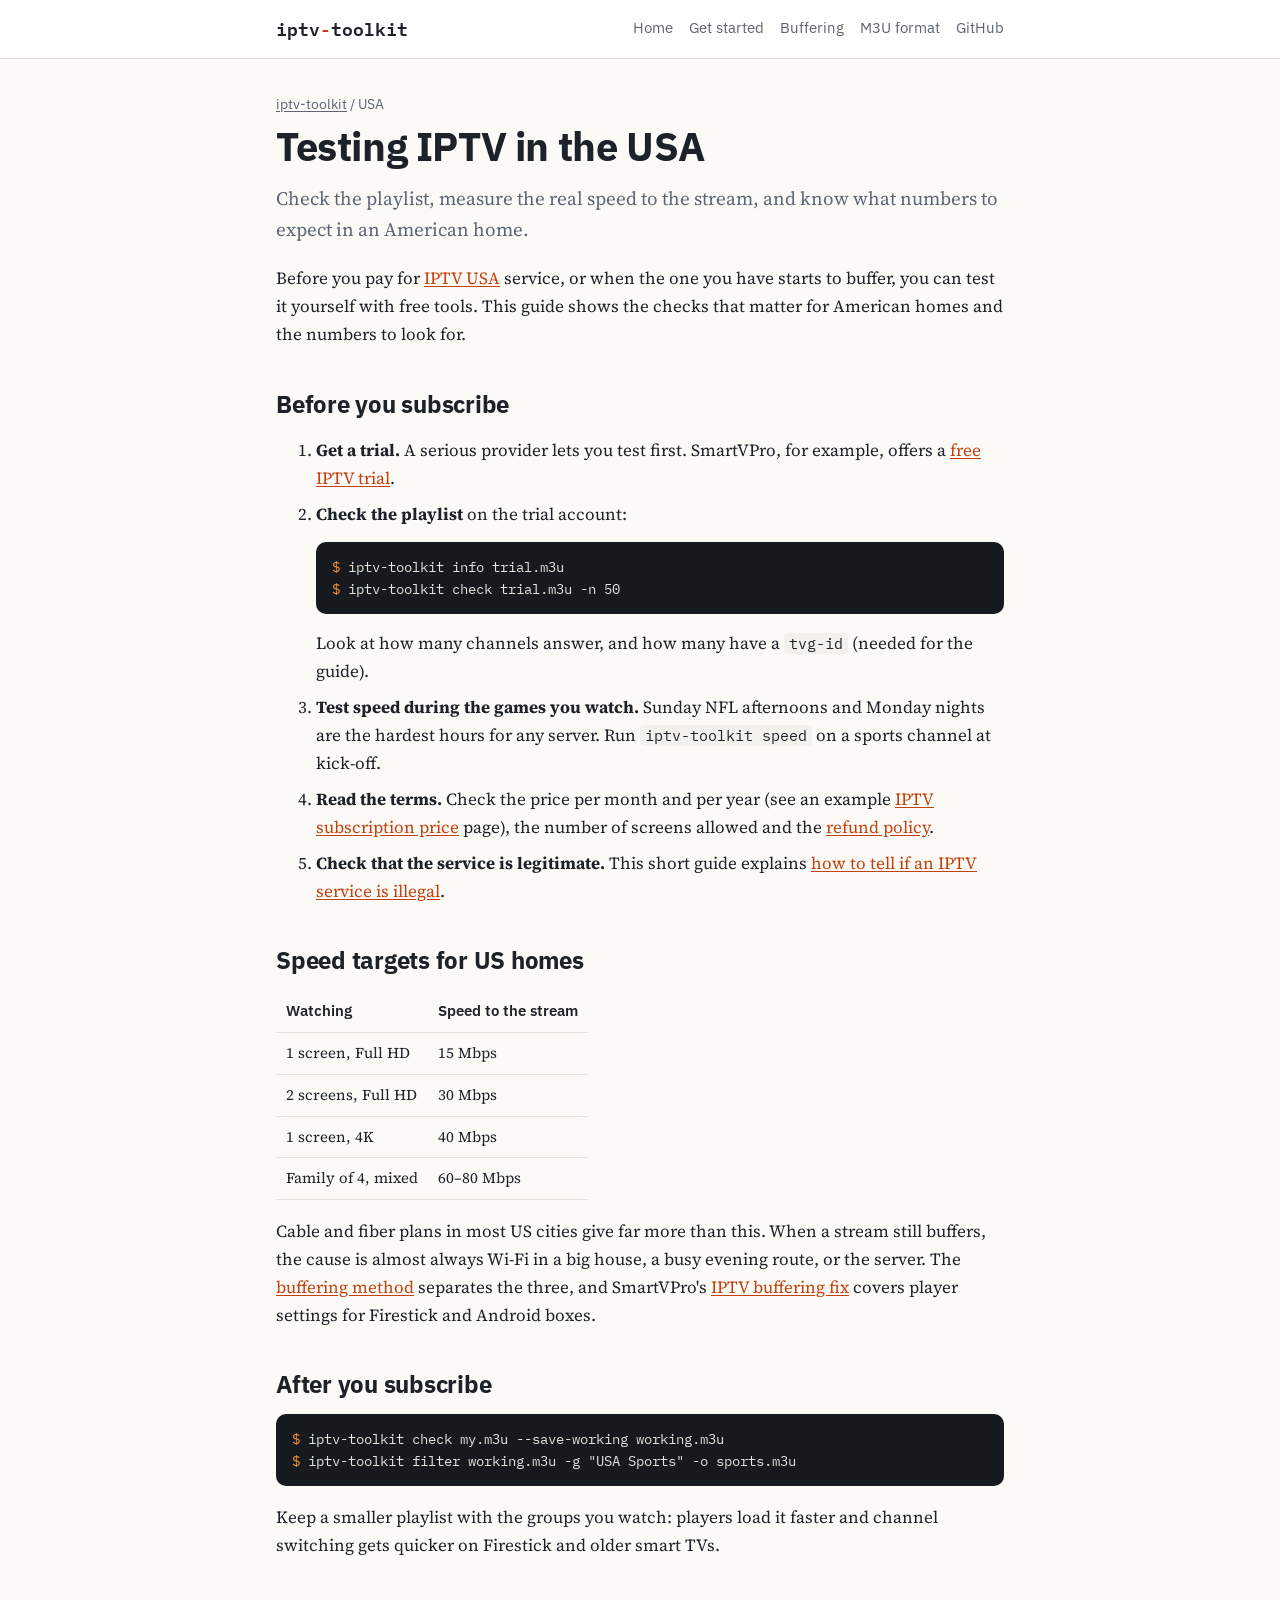
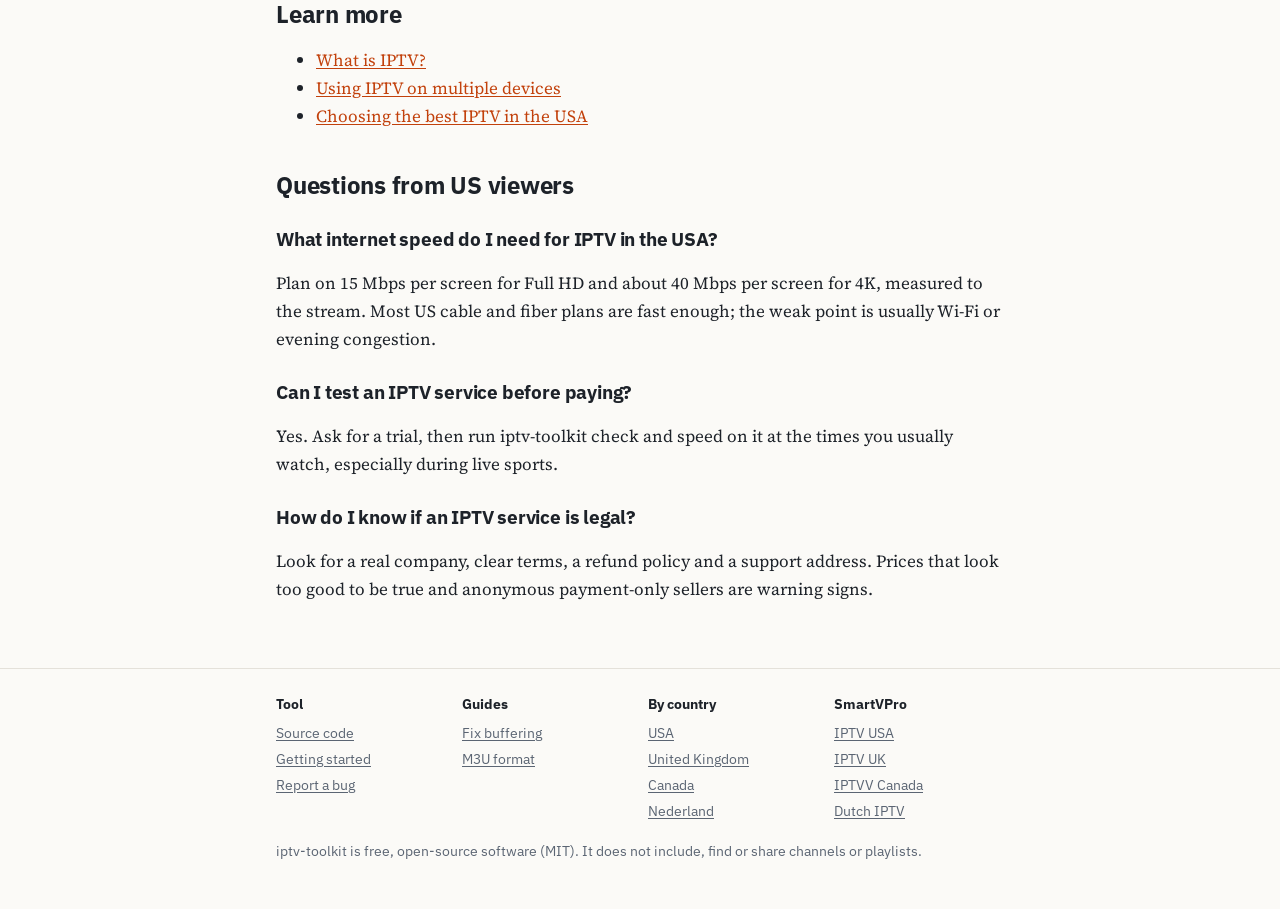
<file: docs/usa.html>
<!doctype html>
<html lang="en-US">
<head>
<meta charset="utf-8">
<meta name="viewport" content="width=device-width, initial-scale=1">
<title>IPTV USA: test your playlist and speed before you subscribe | iptv-toolkit</title>
<meta name="description" content="How to test an IPTV USA service with free tools: check the playlist, measure the speed to the stream during NFL games, and the numbers to look for.">
<link rel="canonical" href="https://smartvpro-tv.github.io/iptv-toolkit/usa.html">
<meta property="og:type" content="article">
<meta property="og:title" content="IPTV USA: test your playlist and speed before you subscribe | iptv-toolkit">
<meta property="og:description" content="How to test an IPTV USA service with free tools: check the playlist, measure the speed to the stream during NFL games, and the numbers to look for.">
<meta property="og:url" content="https://smartvpro-tv.github.io/iptv-toolkit/usa.html">
<meta name="twitter:card" content="summary">
<link rel="preconnect" href="https://fonts.googleapis.com">
<link rel="preconnect" href="https://fonts.gstatic.com" crossorigin>
<link href="https://fonts.googleapis.com/css2?family=IBM+Plex+Mono:wght@400;600&family=IBM+Plex+Sans:wght@400;600&family=Source+Serif+4:opsz,wght@8..60,400;8..60,600&display=swap" rel="stylesheet">
<link rel="stylesheet" href="style.css">
<script type="application/ld+json">{"@context": "https://schema.org", "@type": "BreadcrumbList", "itemListElement": [{"@type": "ListItem", "position": 1, "name": "iptv-toolkit", "item": "https://smartvpro-tv.github.io/iptv-toolkit/"}, {"@type": "ListItem", "position": 2, "name": "USA", "item": "https://smartvpro-tv.github.io/iptv-toolkit/usa.html"}]}</script>
<script type="application/ld+json">{"@context": "https://schema.org", "@type": "TechArticle", "headline": "IPTV USA: test your playlist and speed before you subscribe | iptv-toolkit", "description": "How to test an IPTV USA service with free tools: check the playlist, measure the speed to the stream during NFL games, and the numbers to look for.", "inLanguage": "en-US", "datePublished": "2026-11-07", "dateModified": "2026-11-07", "url": "https://smartvpro-tv.github.io/iptv-toolkit/usa.html", "author": {"@type": "Organization", "name": "SmartVPro", "url": "https://smartvpro.com/"}, "publisher": {"@type": "Organization", "name": "SmartVPro", "url": "https://smartvpro.com/"}, "about": {"@type": "SoftwareApplication", "name": "iptv-toolkit", "url": "https://smartvpro-tv.github.io/iptv-toolkit/"}}</script>
</head>
<body>
<header class="site"><div class="inner">
<a class="brand" href="index.html">iptv<span>-</span>toolkit</a>
<nav class="top"><a href="index.html">Home</a><a href="guides/getting-started.html">Get started</a><a href="guides/buffering.html">Buffering</a><a href="guides/m3u-format.html">M3U format</a><a href="https://github.com/smartvpro-tv/iptv-toolkit">GitHub</a></nav>
</div></header>
<main>
<div class="crumbs"><a href="index.html">iptv-toolkit</a> / USA</div>
<h1>Testing IPTV in the USA</h1>
<p class="lede">Check the playlist, measure the real speed to the stream, and know what numbers to expect in an American home.</p>

<p>Before you pay for <a href="https://smartvpro.com/">IPTV USA</a> service, or when the one you have starts to buffer, you can test it yourself with free tools. This guide shows the checks that matter for American homes and the numbers to look for.</p>
<h2>Before you subscribe</h2>
<ol class="steps">
<li><strong>Get a trial.</strong> A serious provider lets you test first. SmartVPro, for example, offers a <a href="https://smartvpro.com/iptv-trial/">free IPTV trial</a>.</li>
<li><strong>Check the playlist</strong> on the trial account:
<pre><code><span class="prompt">$ </span>iptv-toolkit info trial.m3u
<span class="prompt">$ </span>iptv-toolkit check trial.m3u -n 50</code></pre>
Look at how many channels answer, and how many have a <code>tvg-id</code> (needed for the guide).</li>
<li><strong>Test speed during the games you watch.</strong> Sunday NFL afternoons and Monday nights are the hardest hours for any server. Run <code>iptv-toolkit speed</code> on a sports channel at kick-off.</li>
<li><strong>Read the terms.</strong> Check the price per month and per year (see an example <a href="https://smartvpro.com/iptv-subscription-price/">IPTV subscription price</a> page), the number of screens allowed and the <a href="https://smartvpro.com/refund-policy-for-smartvpro/">refund policy</a>.</li>
<li><strong>Check that the service is legitimate.</strong> This short guide explains <a href="https://smartvpro.com/how-to-tell-if-ilegal-iptv-service/">how to tell if an IPTV service is illegal</a>.</li>
</ol>
<h2>Speed targets for US homes</h2>
<table>
<tr><th>Watching</th><th>Speed to the stream</th></tr>
<tr><td>1 screen, Full HD</td><td>15 Mbps</td></tr>
<tr><td>2 screens, Full HD</td><td>30 Mbps</td></tr>
<tr><td>1 screen, 4K</td><td>40 Mbps</td></tr>
<tr><td>Family of 4, mixed</td><td>60–80 Mbps</td></tr>
</table>
<p>Cable and fiber plans in most US cities give far more than this. When a stream still buffers, the cause is almost always Wi-Fi in a big house, a busy evening route, or the server. The <a href="guides/buffering.html">buffering method</a> separates the three, and SmartVPro's <a href="https://smartvpro.com/iptv-buffering-fix/">IPTV buffering fix</a> covers player settings for Firestick and Android boxes.</p>
<h2>After you subscribe</h2>
<pre><code><span class="prompt">$ </span>iptv-toolkit check my.m3u --save-working working.m3u
<span class="prompt">$ </span>iptv-toolkit filter working.m3u -g "USA Sports" -o sports.m3u</code></pre>
<p>Keep a smaller playlist with the groups you watch: players load it faster and channel switching gets quicker on Firestick and older smart TVs.</p>
<h2>Learn more</h2>
<ul>
<li><a href="https://smartvpro.com/what-is-iptv/">What is IPTV?</a></li>
<li><a href="https://smartvpro.com/iptv-for-multiple-devices-usa-guide/">Using IPTV on multiple devices</a></li>
<li><a href="https://smartvpro.com/best-iptv-usa/">Choosing the best IPTV in the USA</a></li>
</ul>

<h2>Questions from US viewers</h2>
<h3>What internet speed do I need for IPTV in the USA?</h3><p>Plan on 15 Mbps per screen for Full HD and about 40 Mbps per screen for 4K, measured to the stream. Most US cable and fiber plans are fast enough; the weak point is usually Wi-Fi or evening congestion.</p>
<h3>Can I test an IPTV service before paying?</h3><p>Yes. Ask for a trial, then run iptv-toolkit check and speed on it at the times you usually watch, especially during live sports.</p>
<h3>How do I know if an IPTV service is legal?</h3><p>Look for a real company, clear terms, a refund policy and a support address. Prices that look too good to be true and anonymous payment-only sellers are warning signs.</p>
<script type="application/ld+json">{"@context": "https://schema.org", "@type": "FAQPage", "mainEntity": [{"@type": "Question", "name": "What internet speed do I need for IPTV in the USA?", "acceptedAnswer": {"@type": "Answer", "text": "Plan on 15 Mbps per screen for Full HD and about 40 Mbps per screen for 4K, measured to the stream. Most US cable and fiber plans are fast enough; the weak point is usually Wi-Fi or evening congestion."}}, {"@type": "Question", "name": "Can I test an IPTV service before paying?", "acceptedAnswer": {"@type": "Answer", "text": "Yes. Ask for a trial, then run iptv-toolkit check and speed on it at the times you usually watch, especially during live sports."}}, {"@type": "Question", "name": "How do I know if an IPTV service is legal?", "acceptedAnswer": {"@type": "Answer", "text": "Look for a real company, clear terms, a refund policy and a support address. Prices that look too good to be true and anonymous payment-only sellers are warning signs."}}]}</script>
</main>
<footer class="site"><div class="inner">
<div class="cols">
<div><h4>Tool</h4><ul>
<li><a href="https://github.com/smartvpro-tv/iptv-toolkit">Source code</a></li>
<li><a href="guides/getting-started.html">Getting started</a></li>
<li><a href="https://github.com/smartvpro-tv/iptv-toolkit/issues">Report a bug</a></li>
</ul></div>
<div><h4>Guides</h4><ul>
<li><a href="guides/buffering.html">Fix buffering</a></li>
<li><a href="guides/m3u-format.html">M3U format</a></li>
</ul></div>
<div><h4>By country</h4><ul>
<li><a href="usa.html">USA</a></li>
<li><a href="uk.html">United Kingdom</a></li>
<li><a href="canada.html">Canada</a></li>
<li><a href="nederland.html">Nederland</a></li>
</ul></div>
<div><h4>SmartVPro</h4><ul>
<li><a href="https://smartvpro.com/">IPTV USA</a></li>
<li><a href="https://smartvpro.co.uk/iptv-uk/">IPTV UK</a></li>
<li><a href="https://iptvv-ca.ca/">IPTVV Canada</a></li>
<li><a href="https://dutchiptvnl.net/">Dutch IPTV</a></li>
</ul></div>
</div>
<p>iptv-toolkit is free, open-source software (MIT). It does not include, find or share channels or playlists.</p>
</div></footer>
</body>
</html>
</file>
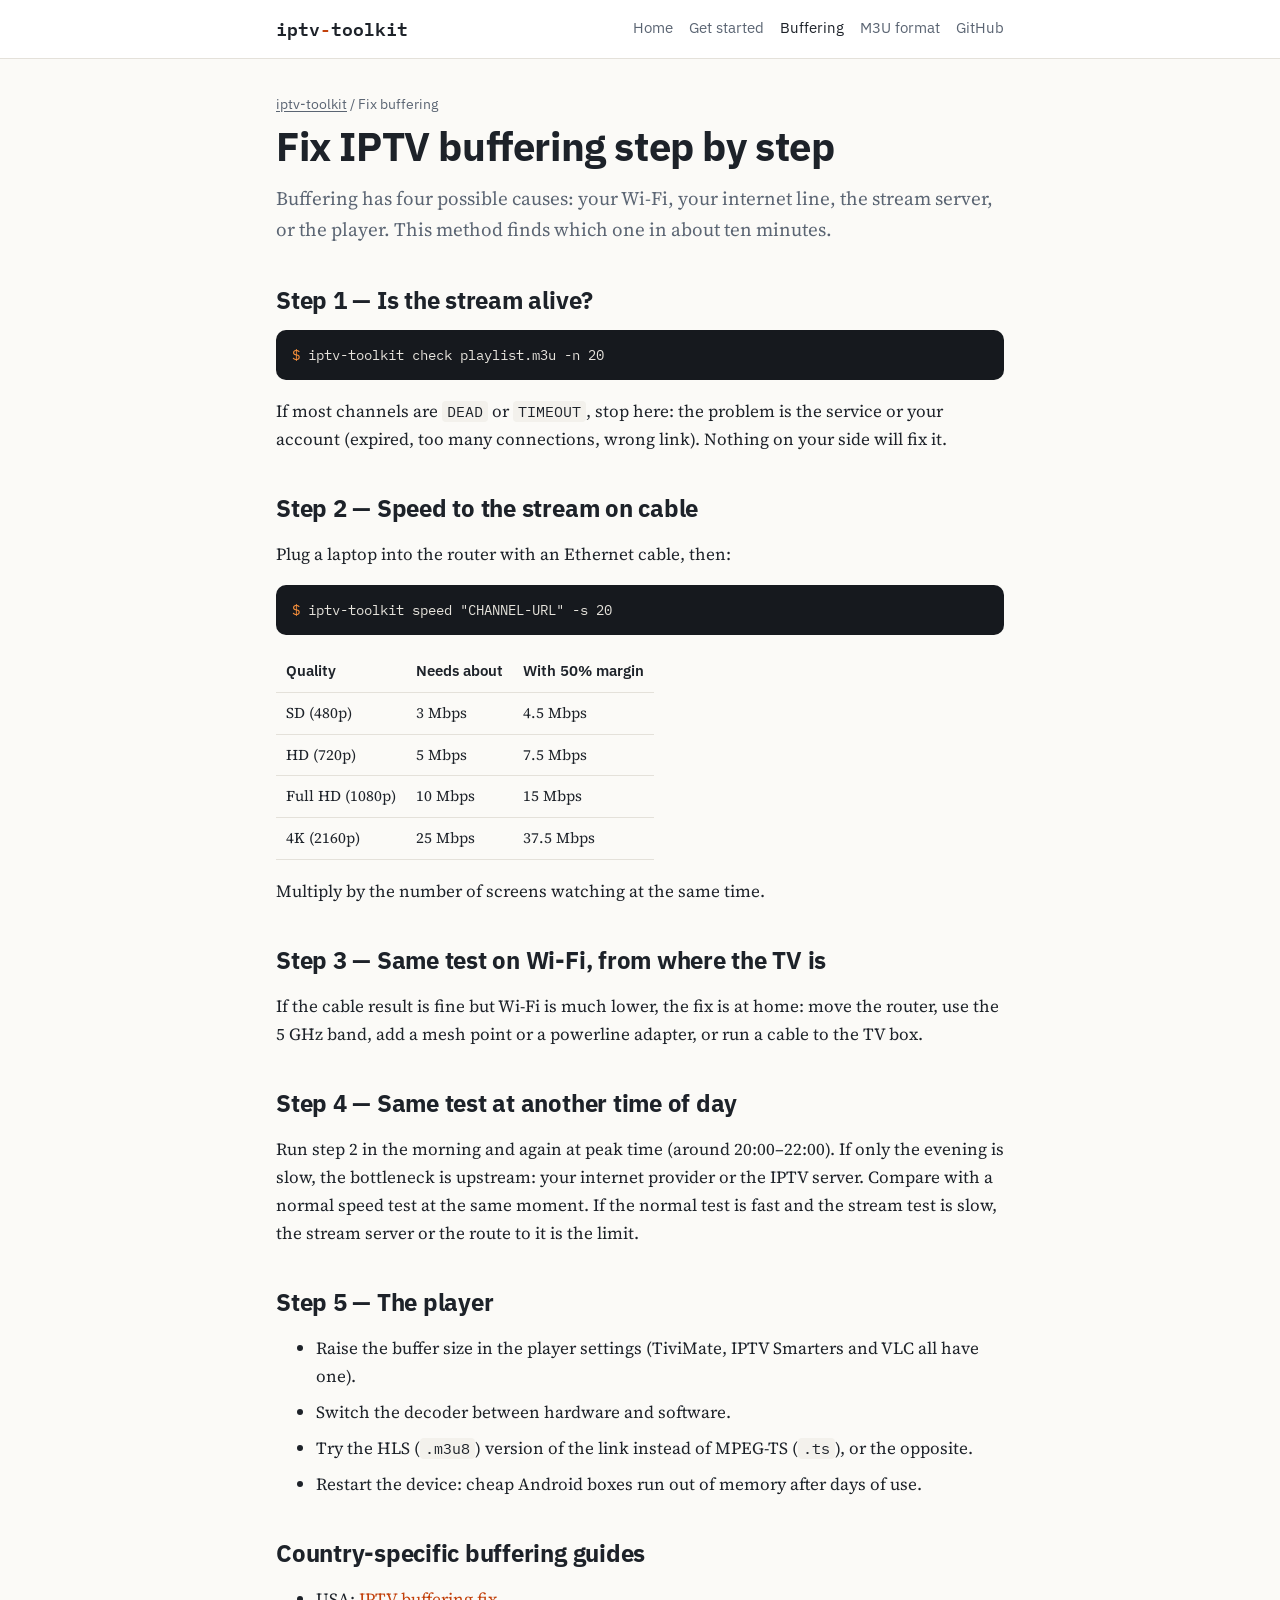
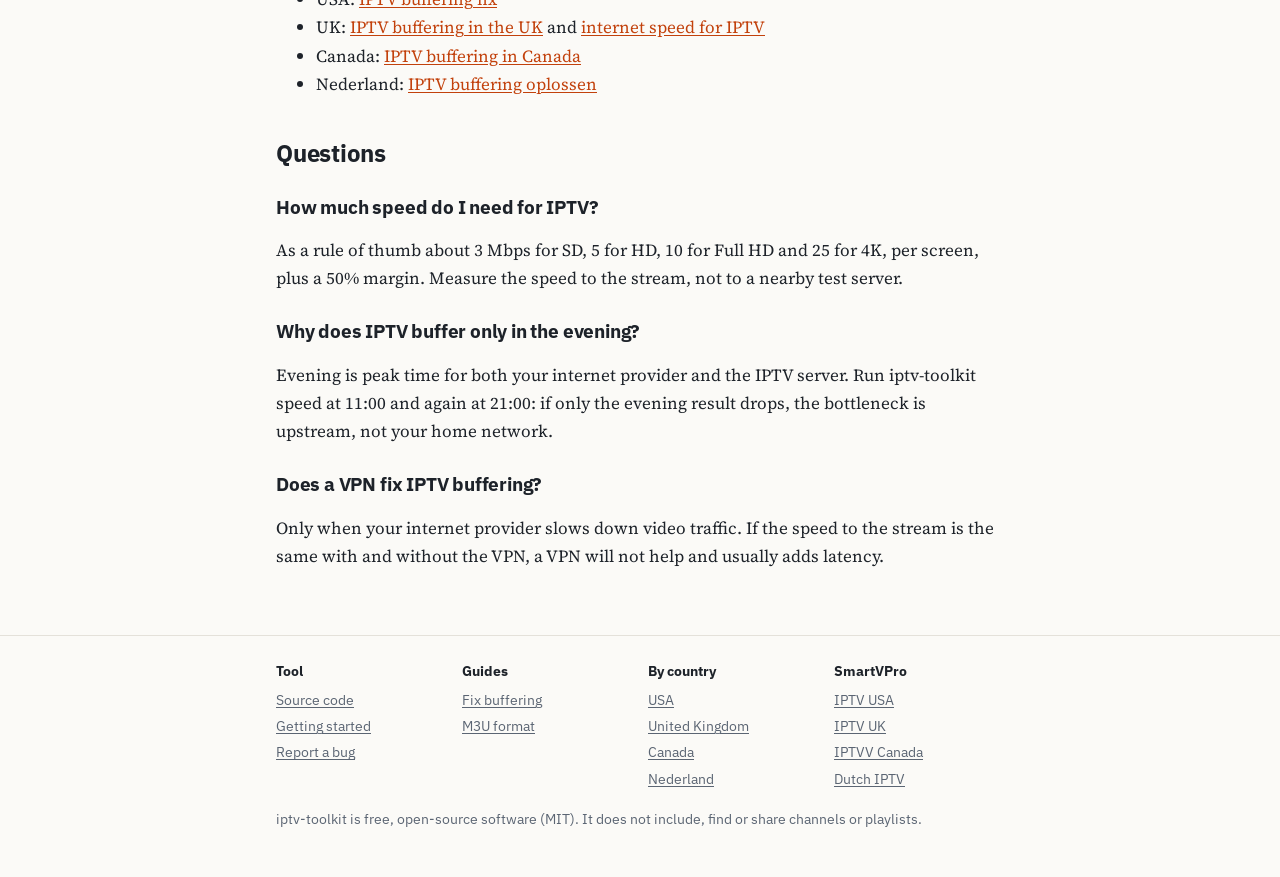
<file: docs/guides/buffering.html>
<!doctype html>
<html lang="en">
<head>
<meta charset="utf-8">
<meta name="viewport" content="width=device-width, initial-scale=1">
<title>Fix IPTV buffering step by step: Wi-Fi, internet line or stream?</title>
<meta name="description" content="A step-by-step method to find the real cause of IPTV buffering with free tools: Wi-Fi, your internet line, the provider's server or the player.">
<link rel="canonical" href="https://smartvpro-tv.github.io/iptv-toolkit/guides/buffering.html">
<meta property="og:type" content="article">
<meta property="og:title" content="Fix IPTV buffering step by step: Wi-Fi, internet line or stream?">
<meta property="og:description" content="A step-by-step method to find the real cause of IPTV buffering with free tools: Wi-Fi, your internet line, the provider's server or the player.">
<meta property="og:url" content="https://smartvpro-tv.github.io/iptv-toolkit/guides/buffering.html">
<meta name="twitter:card" content="summary">
<link rel="preconnect" href="https://fonts.googleapis.com">
<link rel="preconnect" href="https://fonts.gstatic.com" crossorigin>
<link href="https://fonts.googleapis.com/css2?family=IBM+Plex+Mono:wght@400;600&family=IBM+Plex+Sans:wght@400;600&family=Source+Serif+4:opsz,wght@8..60,400;8..60,600&display=swap" rel="stylesheet">
<link rel="stylesheet" href="../style.css">
<script type="application/ld+json">{"@context": "https://schema.org", "@type": "BreadcrumbList", "itemListElement": [{"@type": "ListItem", "position": 1, "name": "iptv-toolkit", "item": "https://smartvpro-tv.github.io/iptv-toolkit/"}, {"@type": "ListItem", "position": 2, "name": "Fix buffering", "item": "https://smartvpro-tv.github.io/iptv-toolkit/guides/buffering.html"}]}</script>
<script type="application/ld+json">{"@context": "https://schema.org", "@type": "FAQPage", "mainEntity": [{"@type": "Question", "name": "How much speed do I need for IPTV?", "acceptedAnswer": {"@type": "Answer", "text": "As a rule of thumb about 3 Mbps for SD, 5 for HD, 10 for Full HD and 25 for 4K, per screen, plus a 50% margin. Measure the speed to the stream, not to a nearby test server."}}, {"@type": "Question", "name": "Why does IPTV buffer only in the evening?", "acceptedAnswer": {"@type": "Answer", "text": "Evening is peak time for both your internet provider and the IPTV server. Run iptv-toolkit speed at 11:00 and again at 21:00: if only the evening result drops, the bottleneck is upstream, not your home network."}}, {"@type": "Question", "name": "Does a VPN fix IPTV buffering?", "acceptedAnswer": {"@type": "Answer", "text": "Only when your internet provider slows down video traffic. If the speed to the stream is the same with and without the VPN, a VPN will not help and usually adds latency."}}]}</script>
</head>
<body>
<header class="site"><div class="inner">
<a class="brand" href="../index.html">iptv<span>-</span>toolkit</a>
<nav class="top"><a href="../index.html">Home</a><a href="../guides/getting-started.html">Get started</a><a href="../guides/buffering.html" aria-current="page">Buffering</a><a href="../guides/m3u-format.html">M3U format</a><a href="https://github.com/smartvpro-tv/iptv-toolkit">GitHub</a></nav>
</div></header>
<main>
<div class="crumbs"><a href="../index.html">iptv-toolkit</a> / Fix buffering</div>

<h1>Fix IPTV buffering step by step</h1>
<p class="lede">Buffering has four possible causes: your Wi-Fi, your internet line, the stream server, or the player. This method finds which one in about ten minutes.</p>
<h2>Step 1 — Is the stream alive?</h2>
<pre><code><span class="prompt">$ </span>iptv-toolkit check playlist.m3u -n 20</code></pre>
<p>If most channels are <code>DEAD</code> or <code>TIMEOUT</code>, stop here: the problem is the service or your account (expired, too many connections, wrong link). Nothing on your side will fix it.</p>
<h2>Step 2 — Speed to the stream on cable</h2>
<p>Plug a laptop into the router with an Ethernet cable, then:</p>
<pre><code><span class="prompt">$ </span>iptv-toolkit speed "CHANNEL-URL" -s 20</code></pre>
<table>
<tr><th>Quality</th><th>Needs about</th><th>With 50% margin</th></tr>
<tr><td>SD (480p)</td><td>3 Mbps</td><td>4.5 Mbps</td></tr>
<tr><td>HD (720p)</td><td>5 Mbps</td><td>7.5 Mbps</td></tr>
<tr><td>Full HD (1080p)</td><td>10 Mbps</td><td>15 Mbps</td></tr>
<tr><td>4K (2160p)</td><td>25 Mbps</td><td>37.5 Mbps</td></tr>
</table>
<p>Multiply by the number of screens watching at the same time.</p>
<h2>Step 3 — Same test on Wi-Fi, from where the TV is</h2>
<p>If the cable result is fine but Wi-Fi is much lower, the fix is at home: move the router, use the 5&nbsp;GHz band, add a mesh point or a powerline adapter, or run a cable to the TV box.</p>
<h2>Step 4 — Same test at another time of day</h2>
<p>Run step 2 in the morning and again at peak time (around 20:00–22:00). If only the evening is slow, the bottleneck is upstream: your internet provider or the IPTV server. Compare with a normal speed test at the same moment. If the normal test is fast and the stream test is slow, the stream server or the route to it is the limit.</p>
<h2>Step 5 — The player</h2>
<ul class="check">
<li>Raise the buffer size in the player settings (TiviMate, IPTV Smarters and VLC all have one).</li>
<li>Switch the decoder between hardware and software.</li>
<li>Try the HLS (<code>.m3u8</code>) version of the link instead of MPEG-TS (<code>.ts</code>), or the opposite.</li>
<li>Restart the device: cheap Android boxes run out of memory after days of use.</li>
</ul>
<h2>Country-specific buffering guides</h2>
<ul>
<li>USA: <a href="https://smartvpro.com/iptv-buffering-fix/">IPTV buffering fix</a></li>
<li>UK: <a href="https://smartvpro.co.uk/iptv-buffering-uk/">IPTV buffering in the UK</a> and <a href="https://smartvpro.co.uk/internet-speed-for-iptv/">internet speed for IPTV</a></li>
<li>Canada: <a href="https://iptvv-ca.ca/iptv-buffering-canada/">IPTV buffering in Canada</a></li>
<li>Nederland: <a href="https://dutchiptvnl.net/iptv-buffering/">IPTV buffering oplossen</a></li>
</ul>
<h2>Questions</h2>
<h3>How much speed do I need for IPTV?</h3><p>As a rule of thumb about 3 Mbps for SD, 5 for HD, 10 for Full HD and 25 for 4K, per screen, plus a 50% margin. Measure the speed to the stream, not to a nearby test server.</p>
<h3>Why does IPTV buffer only in the evening?</h3><p>Evening is peak time for both your internet provider and the IPTV server. Run iptv-toolkit speed at 11:00 and again at 21:00: if only the evening result drops, the bottleneck is upstream, not your home network.</p>
<h3>Does a VPN fix IPTV buffering?</h3><p>Only when your internet provider slows down video traffic. If the speed to the stream is the same with and without the VPN, a VPN will not help and usually adds latency.</p>

</main>
<footer class="site"><div class="inner">
<div class="cols">
<div><h4>Tool</h4><ul>
<li><a href="https://github.com/smartvpro-tv/iptv-toolkit">Source code</a></li>
<li><a href="../guides/getting-started.html">Getting started</a></li>
<li><a href="https://github.com/smartvpro-tv/iptv-toolkit/issues">Report a bug</a></li>
</ul></div>
<div><h4>Guides</h4><ul>
<li><a href="../guides/buffering.html">Fix buffering</a></li>
<li><a href="../guides/m3u-format.html">M3U format</a></li>
</ul></div>
<div><h4>By country</h4><ul>
<li><a href="../usa.html">USA</a></li>
<li><a href="../uk.html">United Kingdom</a></li>
<li><a href="../canada.html">Canada</a></li>
<li><a href="../nederland.html">Nederland</a></li>
</ul></div>
<div><h4>SmartVPro</h4><ul>
<li><a href="https://smartvpro.com/">IPTV USA</a></li>
<li><a href="https://smartvpro.co.uk/iptv-uk/">IPTV UK</a></li>
<li><a href="https://iptvv-ca.ca/">IPTVV Canada</a></li>
<li><a href="https://dutchiptvnl.net/">Dutch IPTV</a></li>
</ul></div>
</div>
<p>iptv-toolkit is free, open-source software (MIT). It does not include, find or share channels or playlists.</p>
</div></footer>
</body>
</html>
</file>
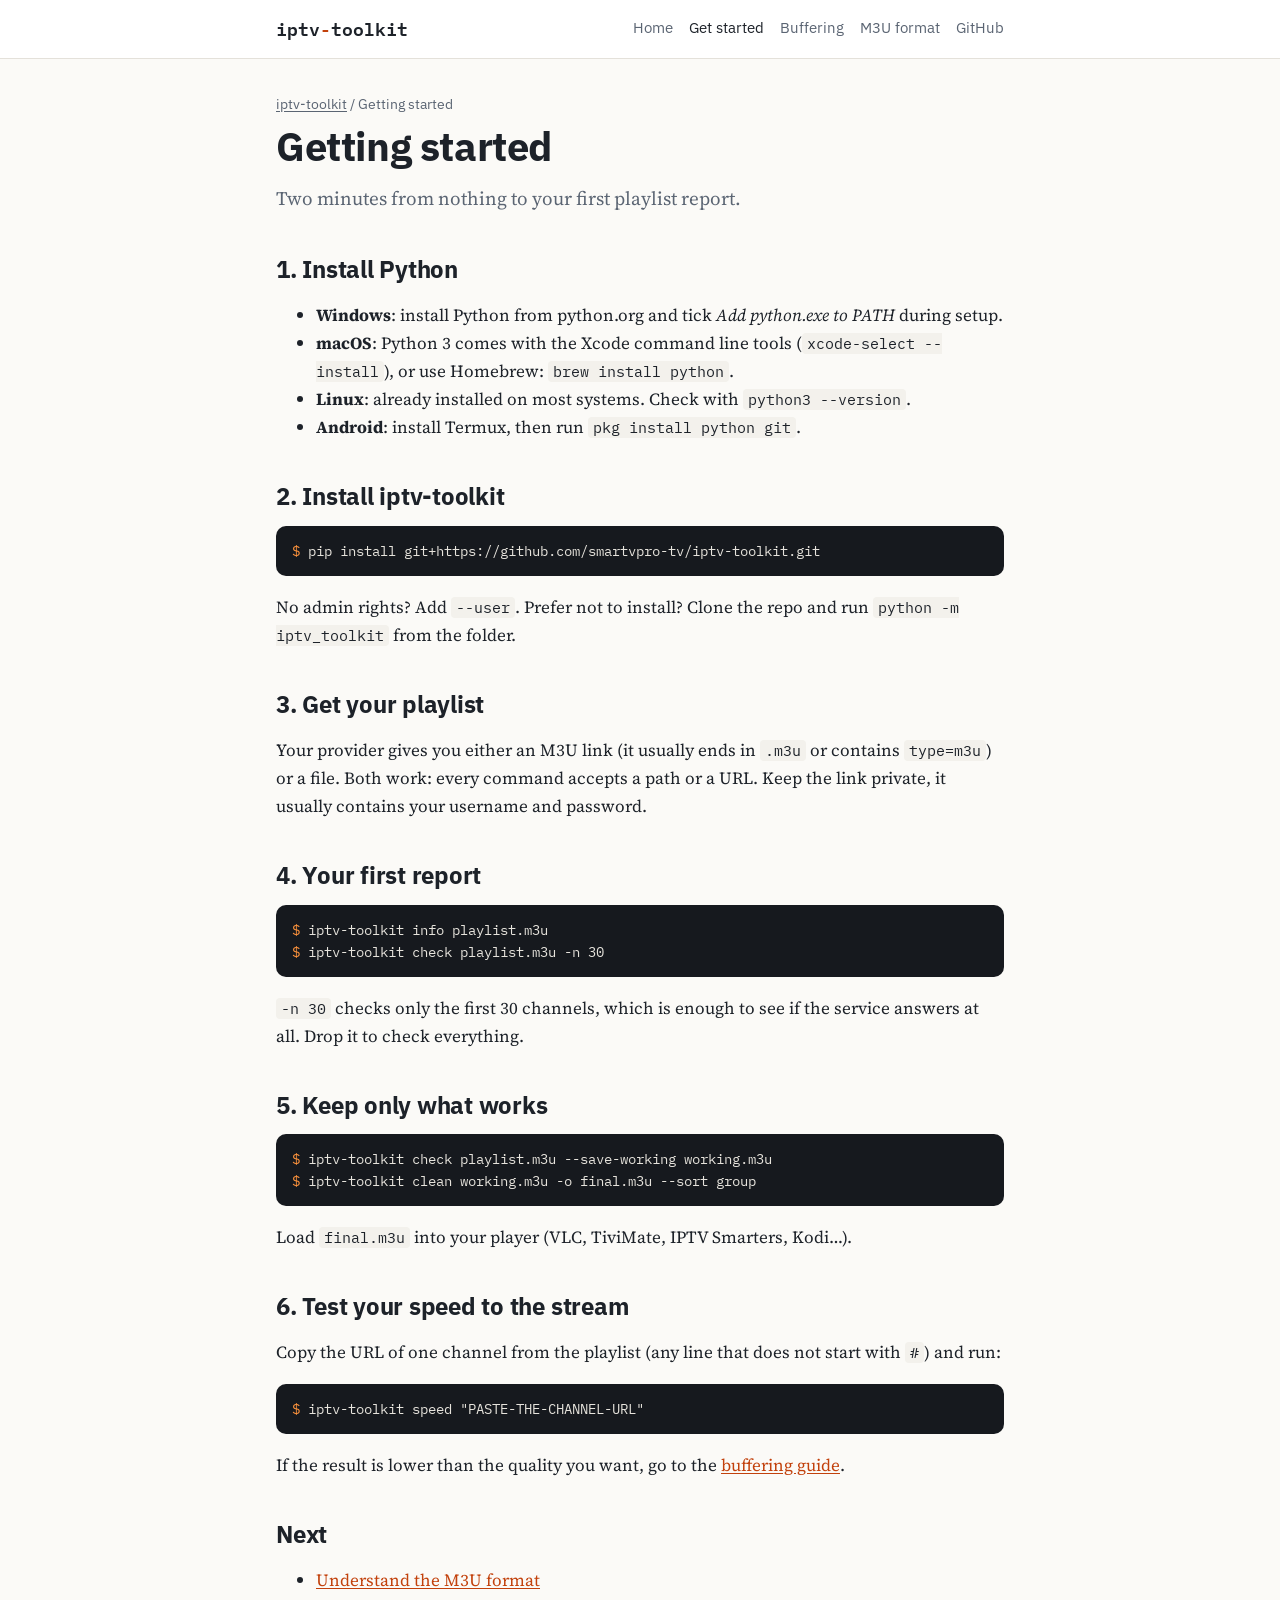
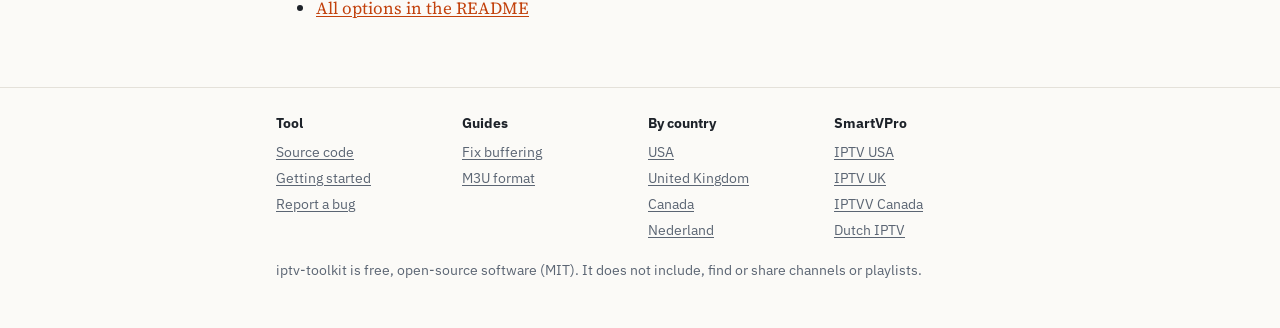
<file: docs/guides/getting-started.html>
<!doctype html>
<html lang="en">
<head>
<meta charset="utf-8">
<meta name="viewport" content="width=device-width, initial-scale=1">
<title>Getting started with iptv-toolkit (Windows, macOS, Linux, Android)</title>
<meta name="description" content="Install iptv-toolkit in two minutes on Windows, macOS, Linux or Android (Termux) and check, clean and speed-test your first M3U playlist.">
<link rel="canonical" href="https://smartvpro-tv.github.io/iptv-toolkit/guides/getting-started.html">
<meta property="og:type" content="article">
<meta property="og:title" content="Getting started with iptv-toolkit (Windows, macOS, Linux, Android)">
<meta property="og:description" content="Install iptv-toolkit in two minutes on Windows, macOS, Linux or Android (Termux) and check, clean and speed-test your first M3U playlist.">
<meta property="og:url" content="https://smartvpro-tv.github.io/iptv-toolkit/guides/getting-started.html">
<meta name="twitter:card" content="summary">
<link rel="preconnect" href="https://fonts.googleapis.com">
<link rel="preconnect" href="https://fonts.gstatic.com" crossorigin>
<link href="https://fonts.googleapis.com/css2?family=IBM+Plex+Mono:wght@400;600&family=IBM+Plex+Sans:wght@400;600&family=Source+Serif+4:opsz,wght@8..60,400;8..60,600&display=swap" rel="stylesheet">
<link rel="stylesheet" href="../style.css">
<script type="application/ld+json">{"@context": "https://schema.org", "@type": "BreadcrumbList", "itemListElement": [{"@type": "ListItem", "position": 1, "name": "iptv-toolkit", "item": "https://smartvpro-tv.github.io/iptv-toolkit/"}, {"@type": "ListItem", "position": 2, "name": "Getting started", "item": "https://smartvpro-tv.github.io/iptv-toolkit/guides/getting-started.html"}]}</script>
<script type="application/ld+json">{"@context": "https://schema.org", "@type": "TechArticle", "headline": "Getting started with iptv-toolkit (Windows, macOS, Linux, Android)", "description": "Install iptv-toolkit in two minutes on Windows, macOS, Linux or Android (Termux) and check, clean and speed-test your first M3U playlist.", "inLanguage": "en", "datePublished": "2026-11-07", "dateModified": "2026-11-07", "url": "https://smartvpro-tv.github.io/iptv-toolkit/guides/getting-started.html", "author": {"@type": "Organization", "name": "SmartVPro", "url": "https://smartvpro.com/"}, "publisher": {"@type": "Organization", "name": "SmartVPro", "url": "https://smartvpro.com/"}, "about": {"@type": "SoftwareApplication", "name": "iptv-toolkit", "url": "https://smartvpro-tv.github.io/iptv-toolkit/"}}</script>
</head>
<body>
<header class="site"><div class="inner">
<a class="brand" href="../index.html">iptv<span>-</span>toolkit</a>
<nav class="top"><a href="../index.html">Home</a><a href="../guides/getting-started.html" aria-current="page">Get started</a><a href="../guides/buffering.html">Buffering</a><a href="../guides/m3u-format.html">M3U format</a><a href="https://github.com/smartvpro-tv/iptv-toolkit">GitHub</a></nav>
</div></header>
<main>
<div class="crumbs"><a href="../index.html">iptv-toolkit</a> / Getting started</div>

<h1>Getting started</h1>
<p class="lede">Two minutes from nothing to your first playlist report.</p>
<h2>1. Install Python</h2>
<ul>
<li><strong>Windows</strong>: install Python from python.org and tick <em>Add python.exe to PATH</em> during setup.</li>
<li><strong>macOS</strong>: Python 3 comes with the Xcode command line tools (<code>xcode-select --install</code>), or use Homebrew: <code>brew install python</code>.</li>
<li><strong>Linux</strong>: already installed on most systems. Check with <code>python3 --version</code>.</li>
<li><strong>Android</strong>: install Termux, then run <code>pkg install python git</code>.</li>
</ul>
<h2>2. Install iptv-toolkit</h2>
<pre><code><span class="prompt">$ </span>pip install git+https://github.com/smartvpro-tv/iptv-toolkit.git</code></pre>
<p>No admin rights? Add <code>--user</code>. Prefer not to install? Clone the repo and run <code>python -m iptv_toolkit</code> from the folder.</p>
<h2>3. Get your playlist</h2>
<p>Your provider gives you either an M3U link (it usually ends in <code>.m3u</code> or contains <code>type=m3u</code>) or a file. Both work: every command accepts a path or a URL. Keep the link private, it usually contains your username and password.</p>
<h2>4. Your first report</h2>
<pre><code><span class="prompt">$ </span>iptv-toolkit info playlist.m3u
<span class="prompt">$ </span>iptv-toolkit check playlist.m3u -n 30</code></pre>
<p><code>-n 30</code> checks only the first 30 channels, which is enough to see if the service answers at all. Drop it to check everything.</p>
<h2>5. Keep only what works</h2>
<pre><code><span class="prompt">$ </span>iptv-toolkit check playlist.m3u --save-working working.m3u
<span class="prompt">$ </span>iptv-toolkit clean working.m3u -o final.m3u --sort group</code></pre>
<p>Load <code>final.m3u</code> into your player (VLC, TiviMate, IPTV Smarters, Kodi…).</p>
<h2>6. Test your speed to the stream</h2>
<p>Copy the URL of one channel from the playlist (any line that does not start with <code>#</code>) and run:</p>
<pre><code><span class="prompt">$ </span>iptv-toolkit speed "PASTE-THE-CHANNEL-URL"</code></pre>
<p>If the result is lower than the quality you want, go to the <a href="buffering.html">buffering guide</a>.</p>
<h2>Next</h2>
<ul><li><a href="m3u-format.html">Understand the M3U format</a></li><li><a href="https://github.com/smartvpro-tv/iptv-toolkit#readme">All options in the README</a></li></ul>

</main>
<footer class="site"><div class="inner">
<div class="cols">
<div><h4>Tool</h4><ul>
<li><a href="https://github.com/smartvpro-tv/iptv-toolkit">Source code</a></li>
<li><a href="../guides/getting-started.html">Getting started</a></li>
<li><a href="https://github.com/smartvpro-tv/iptv-toolkit/issues">Report a bug</a></li>
</ul></div>
<div><h4>Guides</h4><ul>
<li><a href="../guides/buffering.html">Fix buffering</a></li>
<li><a href="../guides/m3u-format.html">M3U format</a></li>
</ul></div>
<div><h4>By country</h4><ul>
<li><a href="../usa.html">USA</a></li>
<li><a href="../uk.html">United Kingdom</a></li>
<li><a href="../canada.html">Canada</a></li>
<li><a href="../nederland.html">Nederland</a></li>
</ul></div>
<div><h4>SmartVPro</h4><ul>
<li><a href="https://smartvpro.com/">IPTV USA</a></li>
<li><a href="https://smartvpro.co.uk/iptv-uk/">IPTV UK</a></li>
<li><a href="https://iptvv-ca.ca/">IPTVV Canada</a></li>
<li><a href="https://dutchiptvnl.net/">Dutch IPTV</a></li>
</ul></div>
</div>
<p>iptv-toolkit is free, open-source software (MIT). It does not include, find or share channels or playlists.</p>
</div></footer>
</body>
</html>
</file>
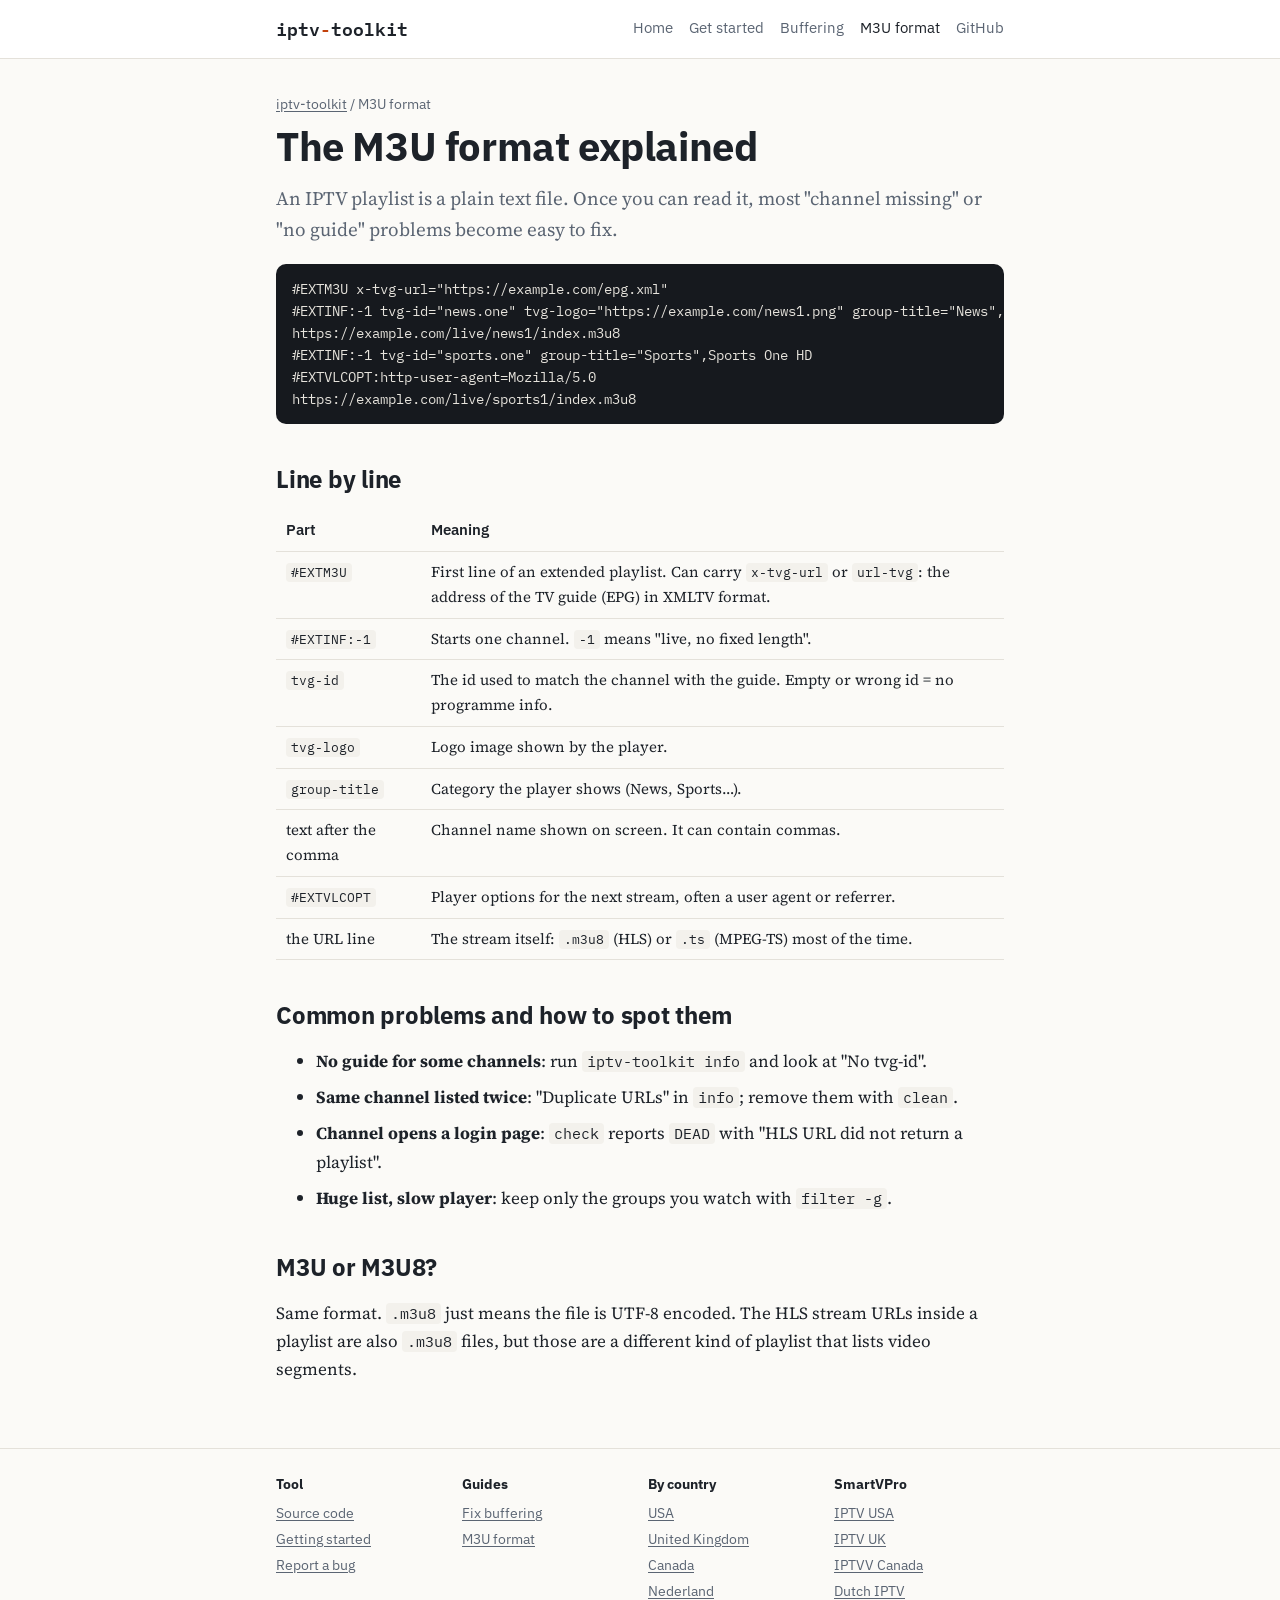
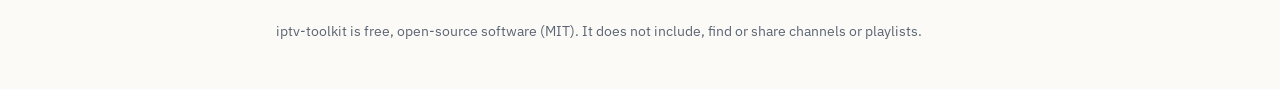
<file: docs/guides/m3u-format.html>
<!doctype html>
<html lang="en">
<head>
<meta charset="utf-8">
<meta name="viewport" content="width=device-width, initial-scale=1">
<title>The M3U playlist format explained: EXTINF, tvg-id, group-title, EPG</title>
<meta name="description" content="What every line of an M3U/M3U8 IPTV playlist means: #EXTM3U, #EXTINF, tvg-id, tvg-logo, group-title, x-tvg-url and #EXTVLCOPT, with examples.">
<link rel="canonical" href="https://smartvpro-tv.github.io/iptv-toolkit/guides/m3u-format.html">
<meta property="og:type" content="article">
<meta property="og:title" content="The M3U playlist format explained: EXTINF, tvg-id, group-title, EPG">
<meta property="og:description" content="What every line of an M3U/M3U8 IPTV playlist means: #EXTM3U, #EXTINF, tvg-id, tvg-logo, group-title, x-tvg-url and #EXTVLCOPT, with examples.">
<meta property="og:url" content="https://smartvpro-tv.github.io/iptv-toolkit/guides/m3u-format.html">
<meta name="twitter:card" content="summary">
<link rel="preconnect" href="https://fonts.googleapis.com">
<link rel="preconnect" href="https://fonts.gstatic.com" crossorigin>
<link href="https://fonts.googleapis.com/css2?family=IBM+Plex+Mono:wght@400;600&family=IBM+Plex+Sans:wght@400;600&family=Source+Serif+4:opsz,wght@8..60,400;8..60,600&display=swap" rel="stylesheet">
<link rel="stylesheet" href="../style.css">
<script type="application/ld+json">{"@context": "https://schema.org", "@type": "BreadcrumbList", "itemListElement": [{"@type": "ListItem", "position": 1, "name": "iptv-toolkit", "item": "https://smartvpro-tv.github.io/iptv-toolkit/"}, {"@type": "ListItem", "position": 2, "name": "M3U format", "item": "https://smartvpro-tv.github.io/iptv-toolkit/guides/m3u-format.html"}]}</script>
<script type="application/ld+json">{"@context": "https://schema.org", "@type": "TechArticle", "headline": "The M3U playlist format explained: EXTINF, tvg-id, group-title, EPG", "description": "What every line of an M3U/M3U8 IPTV playlist means: #EXTM3U, #EXTINF, tvg-id, tvg-logo, group-title, x-tvg-url and #EXTVLCOPT, with examples.", "inLanguage": "en", "datePublished": "2026-11-07", "dateModified": "2026-11-07", "url": "https://smartvpro-tv.github.io/iptv-toolkit/guides/m3u-format.html", "author": {"@type": "Organization", "name": "SmartVPro", "url": "https://smartvpro.com/"}, "publisher": {"@type": "Organization", "name": "SmartVPro", "url": "https://smartvpro.com/"}, "about": {"@type": "SoftwareApplication", "name": "iptv-toolkit", "url": "https://smartvpro-tv.github.io/iptv-toolkit/"}}</script>
</head>
<body>
<header class="site"><div class="inner">
<a class="brand" href="../index.html">iptv<span>-</span>toolkit</a>
<nav class="top"><a href="../index.html">Home</a><a href="../guides/getting-started.html">Get started</a><a href="../guides/buffering.html">Buffering</a><a href="../guides/m3u-format.html" aria-current="page">M3U format</a><a href="https://github.com/smartvpro-tv/iptv-toolkit">GitHub</a></nav>
</div></header>
<main>
<div class="crumbs"><a href="../index.html">iptv-toolkit</a> / M3U format</div>

<h1>The M3U format explained</h1>
<p class="lede">An IPTV playlist is a plain text file. Once you can read it, most "channel missing" or "no guide" problems become easy to fix.</p>
<pre><code>#EXTM3U x-tvg-url="https://example.com/epg.xml"
#EXTINF:-1 tvg-id="news.one" tvg-logo="https://example.com/news1.png" group-title="News",News One
https://example.com/live/news1/index.m3u8
#EXTINF:-1 tvg-id="sports.one" group-title="Sports",Sports One HD
#EXTVLCOPT:http-user-agent=Mozilla/5.0
https://example.com/live/sports1/index.m3u8</code></pre>
<h2>Line by line</h2>
<table>
<tr><th>Part</th><th>Meaning</th></tr>
<tr><td><code>#EXTM3U</code></td><td>First line of an extended playlist. Can carry <code>x-tvg-url</code> or <code>url-tvg</code>: the address of the TV guide (EPG) in XMLTV format.</td></tr>
<tr><td><code>#EXTINF:-1</code></td><td>Starts one channel. <code>-1</code> means "live, no fixed length".</td></tr>
<tr><td><code>tvg-id</code></td><td>The id used to match the channel with the guide. Empty or wrong id = no programme info.</td></tr>
<tr><td><code>tvg-logo</code></td><td>Logo image shown by the player.</td></tr>
<tr><td><code>group-title</code></td><td>Category the player shows (News, Sports…).</td></tr>
<tr><td>text after the comma</td><td>Channel name shown on screen. It can contain commas.</td></tr>
<tr><td><code>#EXTVLCOPT</code></td><td>Player options for the next stream, often a user agent or referrer.</td></tr>
<tr><td>the URL line</td><td>The stream itself: <code>.m3u8</code> (HLS) or <code>.ts</code> (MPEG-TS) most of the time.</td></tr>
</table>
<h2>Common problems and how to spot them</h2>
<ul class="check">
<li><strong>No guide for some channels</strong>: run <code>iptv-toolkit info</code> and look at "No tvg-id".</li>
<li><strong>Same channel listed twice</strong>: "Duplicate URLs" in <code>info</code>; remove them with <code>clean</code>.</li>
<li><strong>Channel opens a login page</strong>: <code>check</code> reports <code>DEAD</code> with "HLS URL did not return a playlist".</li>
<li><strong>Huge list, slow player</strong>: keep only the groups you watch with <code>filter -g</code>.</li>
</ul>
<h2>M3U or M3U8?</h2>
<p>Same format. <code>.m3u8</code> just means the file is UTF-8 encoded. The HLS stream URLs inside a playlist are also <code>.m3u8</code> files, but those are a different kind of playlist that lists video segments.</p>

</main>
<footer class="site"><div class="inner">
<div class="cols">
<div><h4>Tool</h4><ul>
<li><a href="https://github.com/smartvpro-tv/iptv-toolkit">Source code</a></li>
<li><a href="../guides/getting-started.html">Getting started</a></li>
<li><a href="https://github.com/smartvpro-tv/iptv-toolkit/issues">Report a bug</a></li>
</ul></div>
<div><h4>Guides</h4><ul>
<li><a href="../guides/buffering.html">Fix buffering</a></li>
<li><a href="../guides/m3u-format.html">M3U format</a></li>
</ul></div>
<div><h4>By country</h4><ul>
<li><a href="../usa.html">USA</a></li>
<li><a href="../uk.html">United Kingdom</a></li>
<li><a href="../canada.html">Canada</a></li>
<li><a href="../nederland.html">Nederland</a></li>
</ul></div>
<div><h4>SmartVPro</h4><ul>
<li><a href="https://smartvpro.com/">IPTV USA</a></li>
<li><a href="https://smartvpro.co.uk/iptv-uk/">IPTV UK</a></li>
<li><a href="https://iptvv-ca.ca/">IPTVV Canada</a></li>
<li><a href="https://dutchiptvnl.net/">Dutch IPTV</a></li>
</ul></div>
</div>
<p>iptv-toolkit is free, open-source software (MIT). It does not include, find or share channels or playlists.</p>
</div></footer>
</body>
</html>
</file>
<file: docs/style.css>
:root {
  --bg: #fbfaf7;
  --surface: #ffffff;
  --text: #1d2229;
  --muted: #5b6573;
  --line: #e4e1da;
  --accent: #c2410c;
  --accent-soft: #fff1e8;
  --code-bg: #f3f1ec;
  --term-bg: #16191e;
  --term-text: #e6e3dc;
  --radius: 10px;
  --maxw: 760px;
}
@media (prefers-color-scheme: dark) {
  :root {
    --bg: #121418;
    --surface: #1a1d23;
    --text: #e9e6df;
    --muted: #9aa3ae;
    --line: #2b3038;
    --accent: #fb923c;
    --accent-soft: #2a1d14;
    --code-bg: #20242b;
    --term-bg: #0c0e11;
  }
}
* { box-sizing: border-box; }
html { -webkit-text-size-adjust: 100%; }
body {
  margin: 0;
  background: var(--bg);
  color: var(--text);
  font: 17px/1.65 "Source Serif 4", Georgia, "Times New Roman", serif;
}
a { color: var(--accent); text-underline-offset: 2px; }
a:hover { text-decoration-thickness: 2px; }
header.site, footer.site { font-family: "IBM Plex Sans", system-ui, -apple-system, "Segoe UI", sans-serif; }
header.site {
  border-bottom: 1px solid var(--line);
  background: var(--surface);
}
header.site .inner, footer.site .inner, main {
  max-width: var(--maxw);
  margin: 0 auto;
  padding: 0 16px;
}
header.site .inner {
  display: flex;
  flex-wrap: wrap;
  align-items: center;
  justify-content: space-between;
  gap: 8px 20px;
  padding-top: 14px;
  padding-bottom: 14px;
}
.brand {
  font-family: "IBM Plex Mono", ui-monospace, Menlo, Consolas, monospace;
  font-weight: 600;
  font-size: 18px;
  color: var(--text);
  text-decoration: none;
}
.brand span { color: var(--accent); }
nav.top { display: flex; flex-wrap: wrap; gap: 4px 16px; font-size: 15px; }
nav.top a { color: var(--muted); text-decoration: none; }
nav.top a:hover, nav.top a[aria-current] { color: var(--text); }
main { padding-top: 36px; padding-bottom: 48px; }
.crumbs { font: 14px "IBM Plex Sans", system-ui, sans-serif; color: var(--muted); margin-bottom: 8px; }
.crumbs a { color: var(--muted); }
h1, h2, h3 {
  font-family: "IBM Plex Sans", system-ui, -apple-system, "Segoe UI", sans-serif;
  line-height: 1.25;
  letter-spacing: -0.01em;
}
h1 { font-size: clamp(28px, 6vw, 40px); margin: 0 0 12px; }
h2 { font-size: 24px; margin: 40px 0 10px; }
h3 { font-size: 19px; margin: 28px 0 8px; }
.lede { font-size: 19px; color: var(--muted); margin-top: 0; }
code, pre, kbd {
  font-family: "IBM Plex Mono", ui-monospace, Menlo, Consolas, monospace;
  font-size: 0.86em;
}
code { background: var(--code-bg); padding: 1px 5px; border-radius: 4px; }
pre {
  background: var(--term-bg);
  color: var(--term-text);
  padding: 14px 16px;
  border-radius: var(--radius);
  overflow-x: auto;
  line-height: 1.5;
}
pre code { background: none; padding: 0; color: inherit; font-size: 14px; }
.prompt { color: #fb923c; user-select: none; }
table { width: 100%; border-collapse: collapse; font-size: 15px; margin: 16px 0; display: block; overflow-x: auto; }
th, td { text-align: left; padding: 8px 10px; border-bottom: 1px solid var(--line); vertical-align: top; }
th { font-family: "IBM Plex Sans", system-ui, sans-serif; font-weight: 600; }
.callout {
  background: var(--accent-soft);
  border-left: 3px solid var(--accent);
  padding: 12px 16px;
  border-radius: 0 var(--radius) var(--radius) 0;
  margin: 20px 0;
}
.cards { display: grid; grid-template-columns: repeat(auto-fit, minmax(200px, 1fr)); gap: 12px; margin: 16px 0; }
.card {
  display: block;
  background: var(--surface);
  border: 1px solid var(--line);
  border-radius: var(--radius);
  padding: 14px 16px;
  text-decoration: none;
  color: var(--text);
}
.card:hover { border-color: var(--accent); }
.card strong { display: block; font-family: "IBM Plex Sans", system-ui, sans-serif; margin-bottom: 4px; }
.card span { color: var(--muted); font-size: 15px; }
ol.steps li, ul.check li { margin-bottom: 8px; }
.btn {
  display: inline-block;
  background: var(--accent);
  color: #fff;
  font: 600 15px "IBM Plex Sans", system-ui, sans-serif;
  padding: 10px 16px;
  border-radius: 8px;
  text-decoration: none;
  margin: 4px 8px 4px 0;
}
.btn.ghost { background: transparent; color: var(--text); border: 1px solid var(--line); }
footer.site { border-top: 1px solid var(--line); color: var(--muted); font-size: 14px; }
footer.site .inner { padding-top: 24px; padding-bottom: 32px; }
footer.site a { color: var(--muted); }
footer.site .cols { display: grid; grid-template-columns: repeat(auto-fit, minmax(160px, 1fr)); gap: 16px; }
footer.site h4 { margin: 0 0 6px; color: var(--text); font-size: 14px; }
footer.site ul { list-style: none; padding: 0; margin: 0; }
footer.site li { margin: 3px 0; }
</file>
